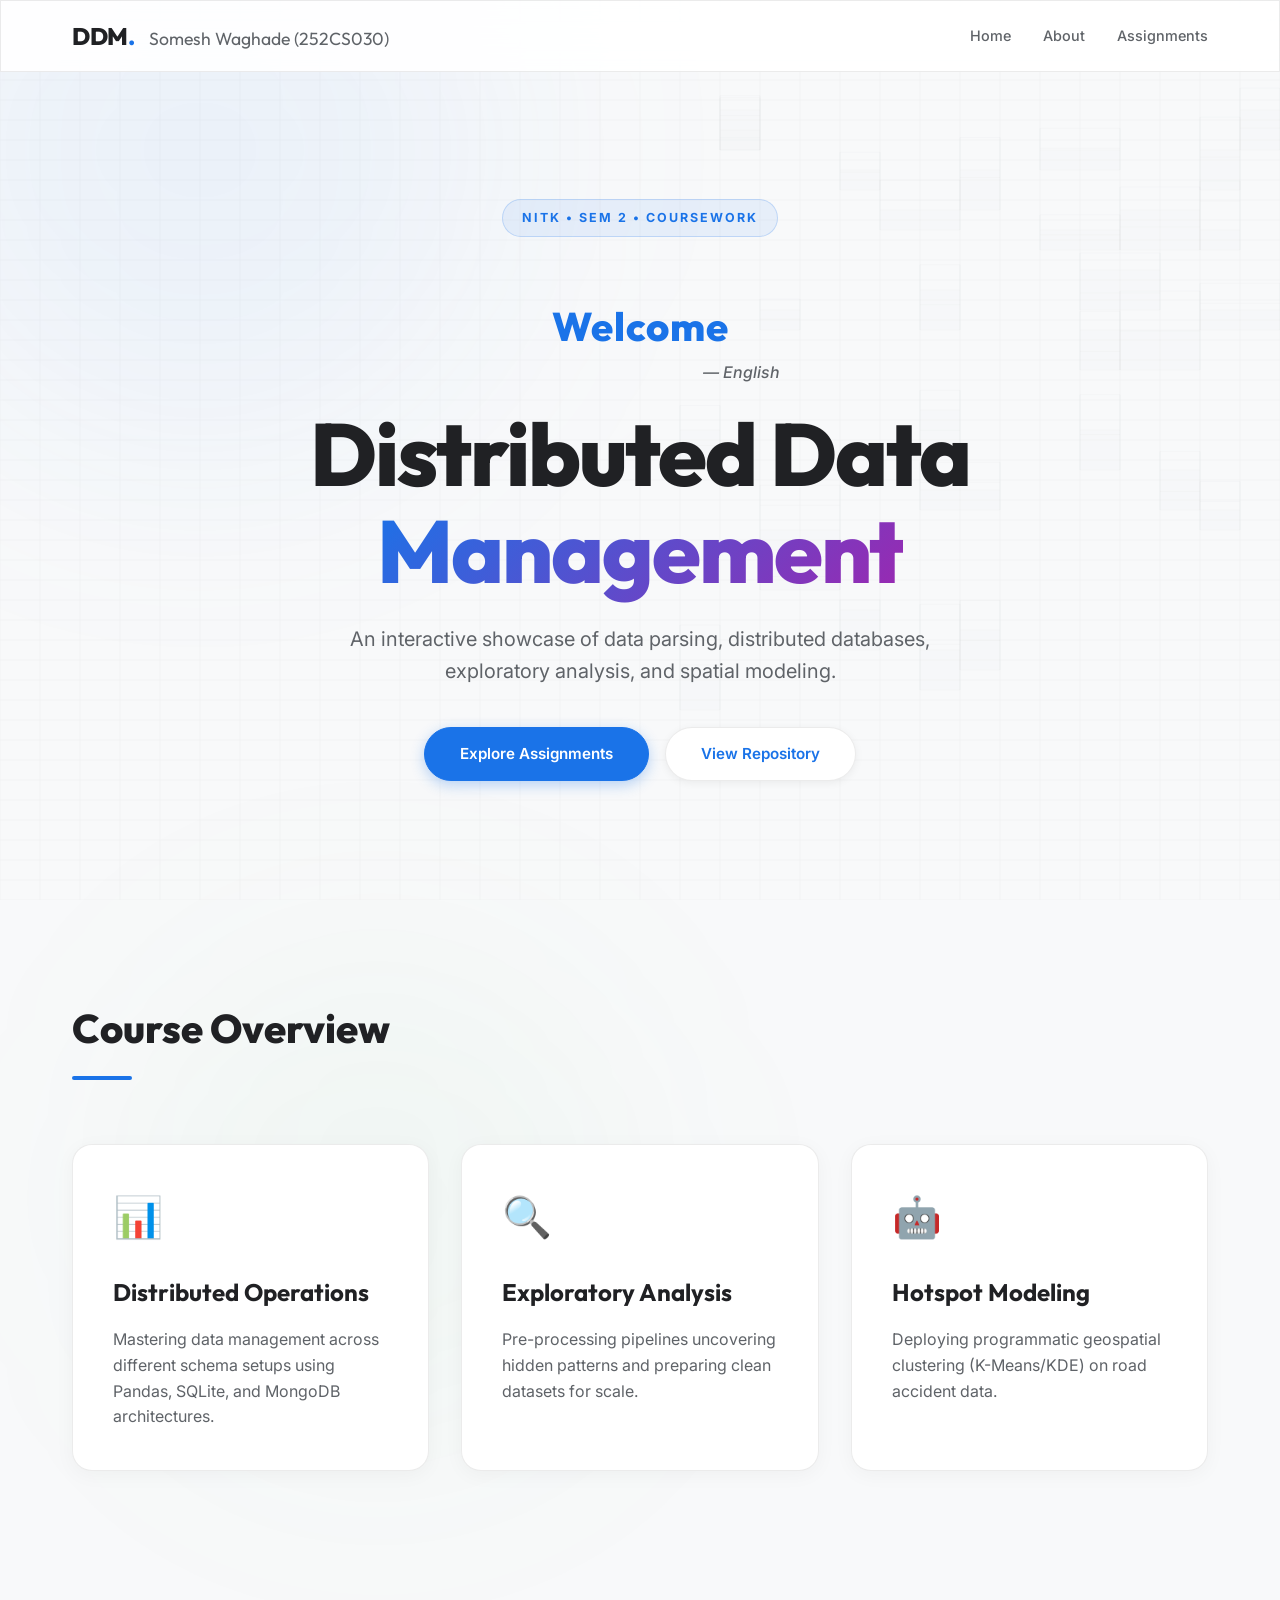
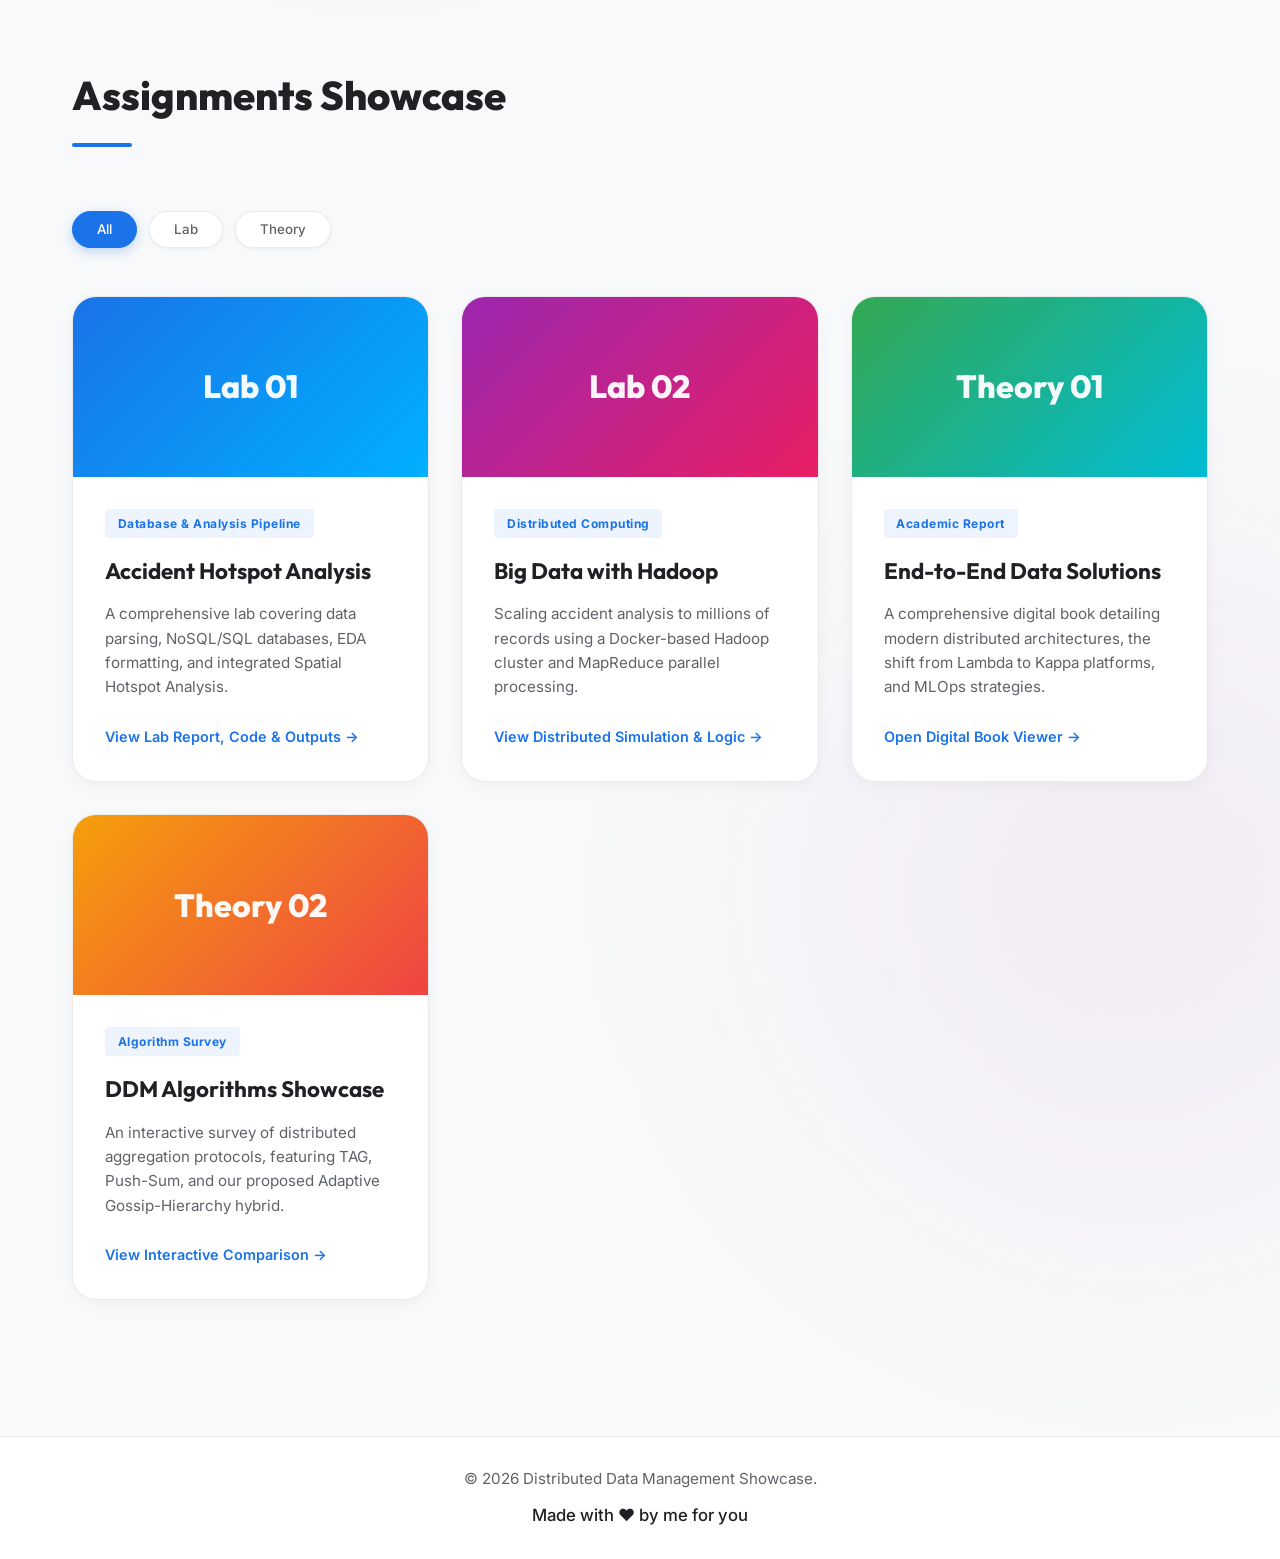
<file: index.html>
<!DOCTYPE html>
<html lang="en">

<head>
    <meta charset="UTF-8">
    <meta name="viewport" content="width=device-width, initial-scale=1.0">
    <title>Distributed Data Management | Showcase</title>
    <meta name="description"
        content="A premium interactive showcase of my Distributed Data Management (DDM) course assignments and projects.">
    <link rel="preconnect" href="https://fonts.googleapis.com">
    <link rel="preconnect" href="https://fonts.gstatic.com" crossorigin>
    <link
        href="https://fonts.googleapis.com/css2?family=Inter:wght@300;400;500&family=Outfit:wght@400;600;800&display=swap"
        rel="stylesheet">
    <link rel="stylesheet" href="style.css">
</head>

<body>
    <!-- Animated Background Elements -->
    <div class="bg-orb orb-1"></div>
    <div class="bg-orb orb-2"></div>
    <div class="bg-orb orb-3"></div>
    <canvas id="city-canvas"></canvas>

    <nav class="navbar glass">
        <div class="nav-content">
            <div class="logo" style="display:flex; align-items:baseline;">
                DDM<span>.</span>
                <span
                    style="font-size:1.1rem; font-weight:400; color:var(--text-muted); margin-left:15px; letter-spacing:0px; text-transform:none; font-family:var(--font-main);">Somesh
                    Waghade (252CS030)</span>
            </div>
            <ul class="nav-links">
                <li><a href="#home">Home</a></li>
                <li><a href="#about">About</a></li>
                <li><a href="#assignments">Assignments</a></li>
            </ul>
        </div>
    </nav>

    <header id="home" class="hero">
        <div class="hero-content">
            <div class="badge fade-up">NITK • SEM 2 • COURSEWORK</div>

            <div class="welcome-container fade-up delay-1"
                style="margin-top:20px; margin-bottom:15px; display:flex; justify-content:center; overflow:hidden; padding:5px;">
                <div id="welcome-slide-wrapper"
                    style="transition:transform 0.5s cubic-bezier(0.2, 0.8, 0.2, 1), opacity 0.5s ease-out; transform:translateY(0); opacity:1; display:flex; flex-direction:column; align-items:flex-end; min-width:280px;">
                    <div id="welcome-text"
                        style="font-family:var(--font-heading); font-size:2.5rem; font-weight:800; color:var(--primary); letter-spacing:1px; width:100%; text-align:center;">
                        Welcome</div>
                    <div id="welcome-lang"
                        style="font-family:var(--font-main); font-size:1rem; font-weight:500; color:var(--text-muted); font-style:italic; margin-top:2px;">
                        — English</div>
                </div>
            </div>

            <h1 class="fade-up delay-1" style="margin-top:10px;">Distributed Data<br><span
                    class="gradient-text">Management</span></h1>
            <p class="fade-up delay-2">An interactive showcase of data parsing, distributed databases, exploratory
                analysis, and spatial modeling.</p>
            <div class="hero-actions fade-up delay-3">
                <a href="#assignments" class="btn btn-primary">Explore Assignments</a>
                <a href="https://github.com/somesh-waghade/DDM_Showcase/" target="_blank" class="btn btn-outline">View
                    Repository</a>
            </div>
        </div>
    </header>

    <section id="about" class="about">
        <div class="section-header fade-up">
            <h2>Course Overview</h2>
            <div class="line"></div>
        </div>
        <div class="about-grid">
            <div class="about-card glass fade-up">
                <div class="icon">📊</div>
                <h3>Distributed Operations</h3>
                <p>Mastering data management across different schema setups using Pandas, SQLite, and MongoDB
                    architectures.</p>
            </div>
            <div class="about-card glass fade-up delay-1">
                <div class="icon">🔍</div>
                <h3>Exploratory Analysis</h3>
                <p>Pre-processing pipelines uncovering hidden patterns and preparing clean datasets for scale.</p>
            </div>
            <div class="about-card glass fade-up delay-2">
                <div class="icon">🤖</div>
                <h3>Hotspot Modeling</h3>
                <p>Deploying programmatic geospatial clustering (K-Means/KDE) on road accident data.</p>
            </div>
        </div>
    </section>

    <section id="assignments" class="assignments">
        <div class="section-header fade-up">
            <h2>Assignments Showcase</h2>
            <div class="line"></div>
        </div>

        <div class="filters fade-up">
            <button class="filter-btn active" data-filter="all">All</button>
            <button class="filter-btn" data-filter="lab">Lab</button>
            <button class="filter-btn" data-filter="theory">Theory</button>
        </div>

        <div class="assignments-grid">
            <!-- Lab 1 (Combined) -->
            <a href="lab1.html" class="assignment-card glass fade-up item" data-category="lab"
                style="text-decoration: none; color: inherit;">
                <div class="card-image bg-gradient-1">
                    <span>Lab 01</span>
                </div>
                <div class="card-content">
                    <span class="tag">Database & Analysis Pipeline</span>
                    <h3>Accident Hotspot Analysis</h3>
                    <p>A comprehensive lab covering data parsing, NoSQL/SQL databases, EDA formatting, and integrated
                        Spatial Hotspot Analysis.</p>
                    <div style="margin-top:auto;"><button class="read-more">View Lab Report, Code & Outputs →</button>
                    </div>
                </div>
            </a>

            <!-- Lab 2 (Hadoop MapReduce) -->
            <a href="lab2.html" class="assignment-card glass fade-up item" data-category="lab"
                style="text-decoration: none; color: inherit;">
                <div class="card-image bg-gradient-2">
                    <span>Lab 02</span>
                </div>
                <div class="card-content">
                    <span class="tag">Distributed Computing</span>
                    <h3>Big Data with Hadoop</h3>
                    <p>Scaling accident analysis to millions of records using a Docker-based Hadoop cluster and MapReduce parallel processing.</p>
                    <div style="margin-top:auto;"><button class="read-more">View Distributed Simulation & Logic →</button>
                    </div>
                </div>
            </a>

            <!-- Theory Assignment 1 -->
            <a href="theory1.html" class="assignment-card glass fade-up item" data-category="theory"
                style="text-decoration: none; color: inherit;">
                <div class="card-image bg-gradient-4">
                    <span>Theory 01</span>
                </div>
                <div class="card-content">
                    <span class="tag">Academic Report</span>
                    <h3>End-to-End Data Solutions</h3>
                    <p>A comprehensive digital book detailing modern distributed architectures, the shift from Lambda to
                        Kappa platforms, and MLOps strategies.</p>
                    <div style="margin-top:auto;"><button class="read-more">Open Digital Book Viewer →</button></div>
                </div>
            </a>

            <!-- Theory Assignment 2 -->
            <a href="theory2.html" class="assignment-card glass fade-up item" data-category="theory"
                style="text-decoration: none; color: inherit;">
                <div class="card-image bg-gradient-3">
                    <span>Theory 02</span>
                </div>
                <div class="card-content">
                    <span class="tag">Algorithm Survey</span>
                    <h3>DDM Algorithms Showcase</h3>
                    <p>An interactive survey of distributed aggregation protocols, featuring TAG, Push-Sum, and our proposed Adaptive Gossip-Hierarchy hybrid.</p>
                    <div style="margin-top:auto;"><button class="read-more">View Interactive Comparison →</button></div>
                </div>
            </a>
        </div>
    </section>

    <footer class="glass footer"
        style="text-align:center; padding:30px 20px; border-top:1px solid var(--glass-border); margin-top:40px;">
        <p style="color:var(--text-muted); font-size:0.95rem;">&copy; 2026 Distributed Data Management Showcase.</p>
        <p style="margin-top:10px; font-weight:500; font-size:1.05rem; color:var(--text-main);">Made with ❤️ by me for
            you</p>
    </footer>

    <script src="script.js"></script>
</body>

</html>
</file>
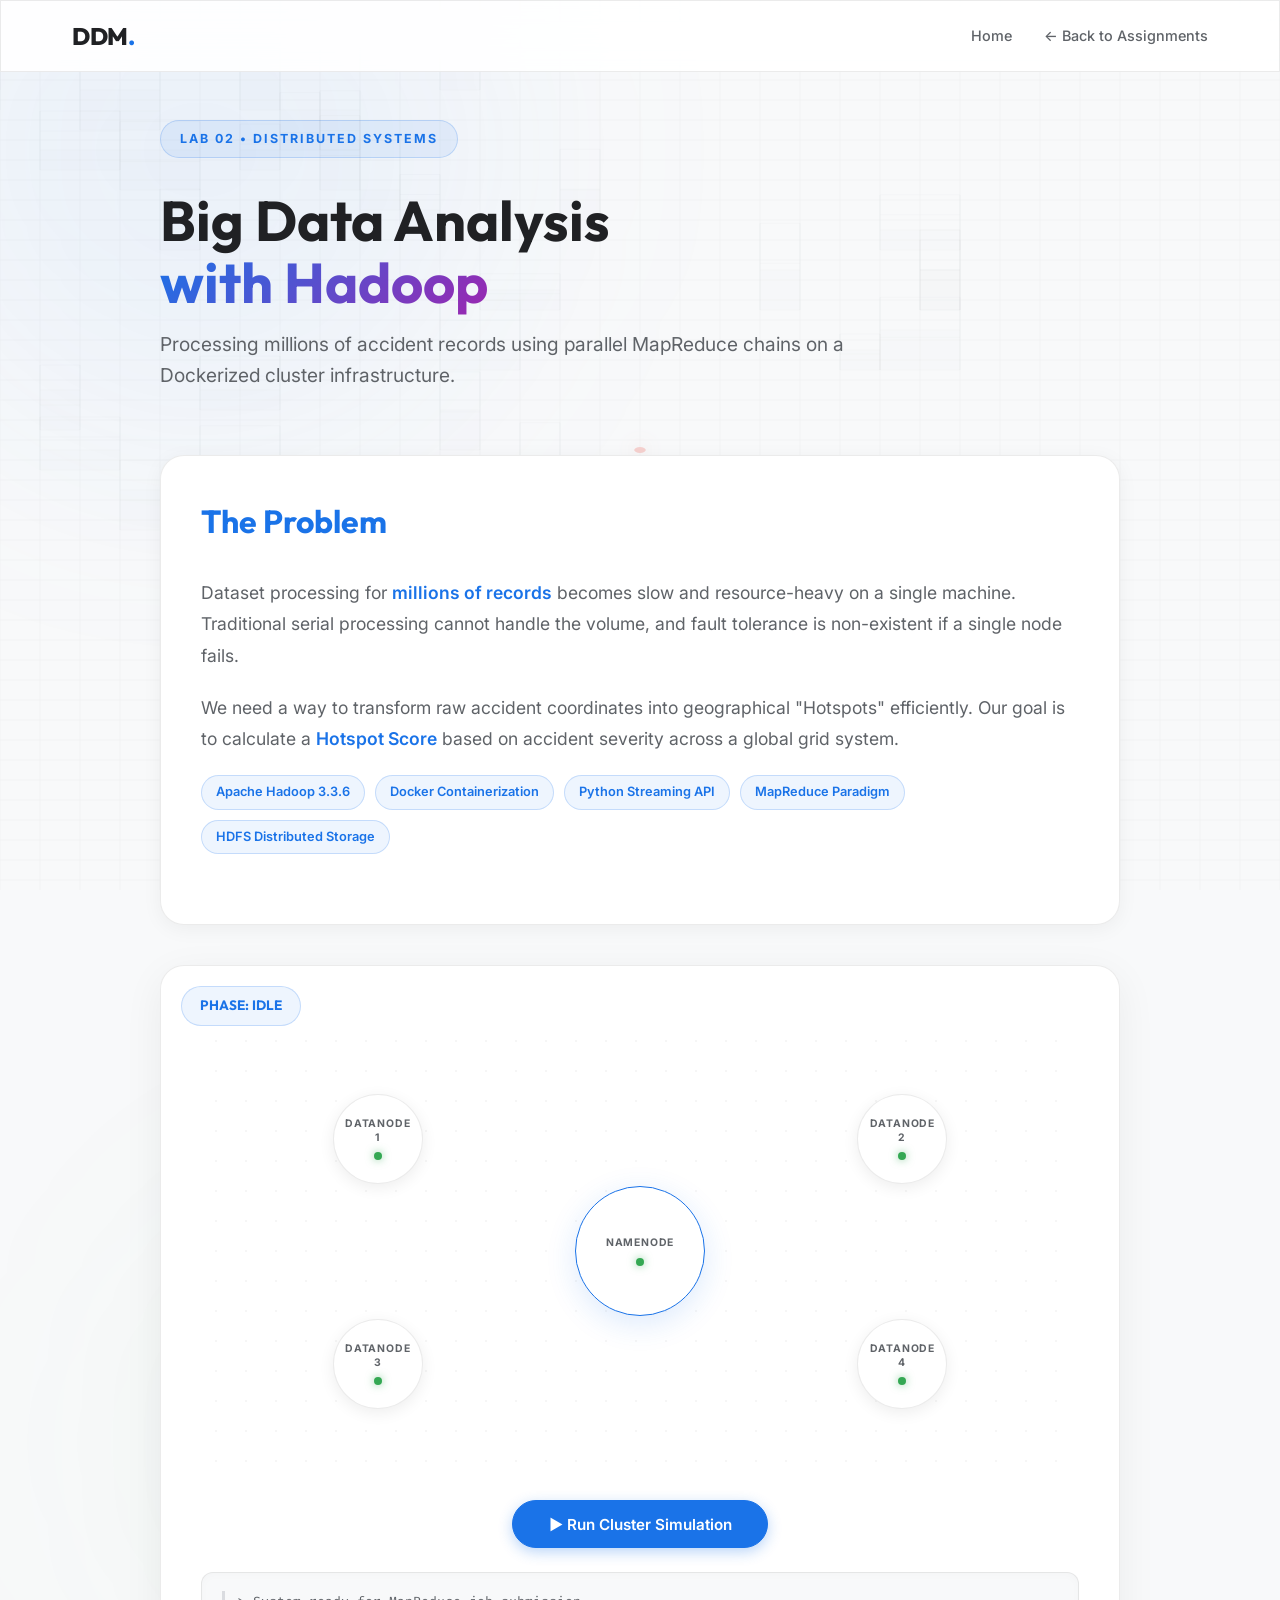
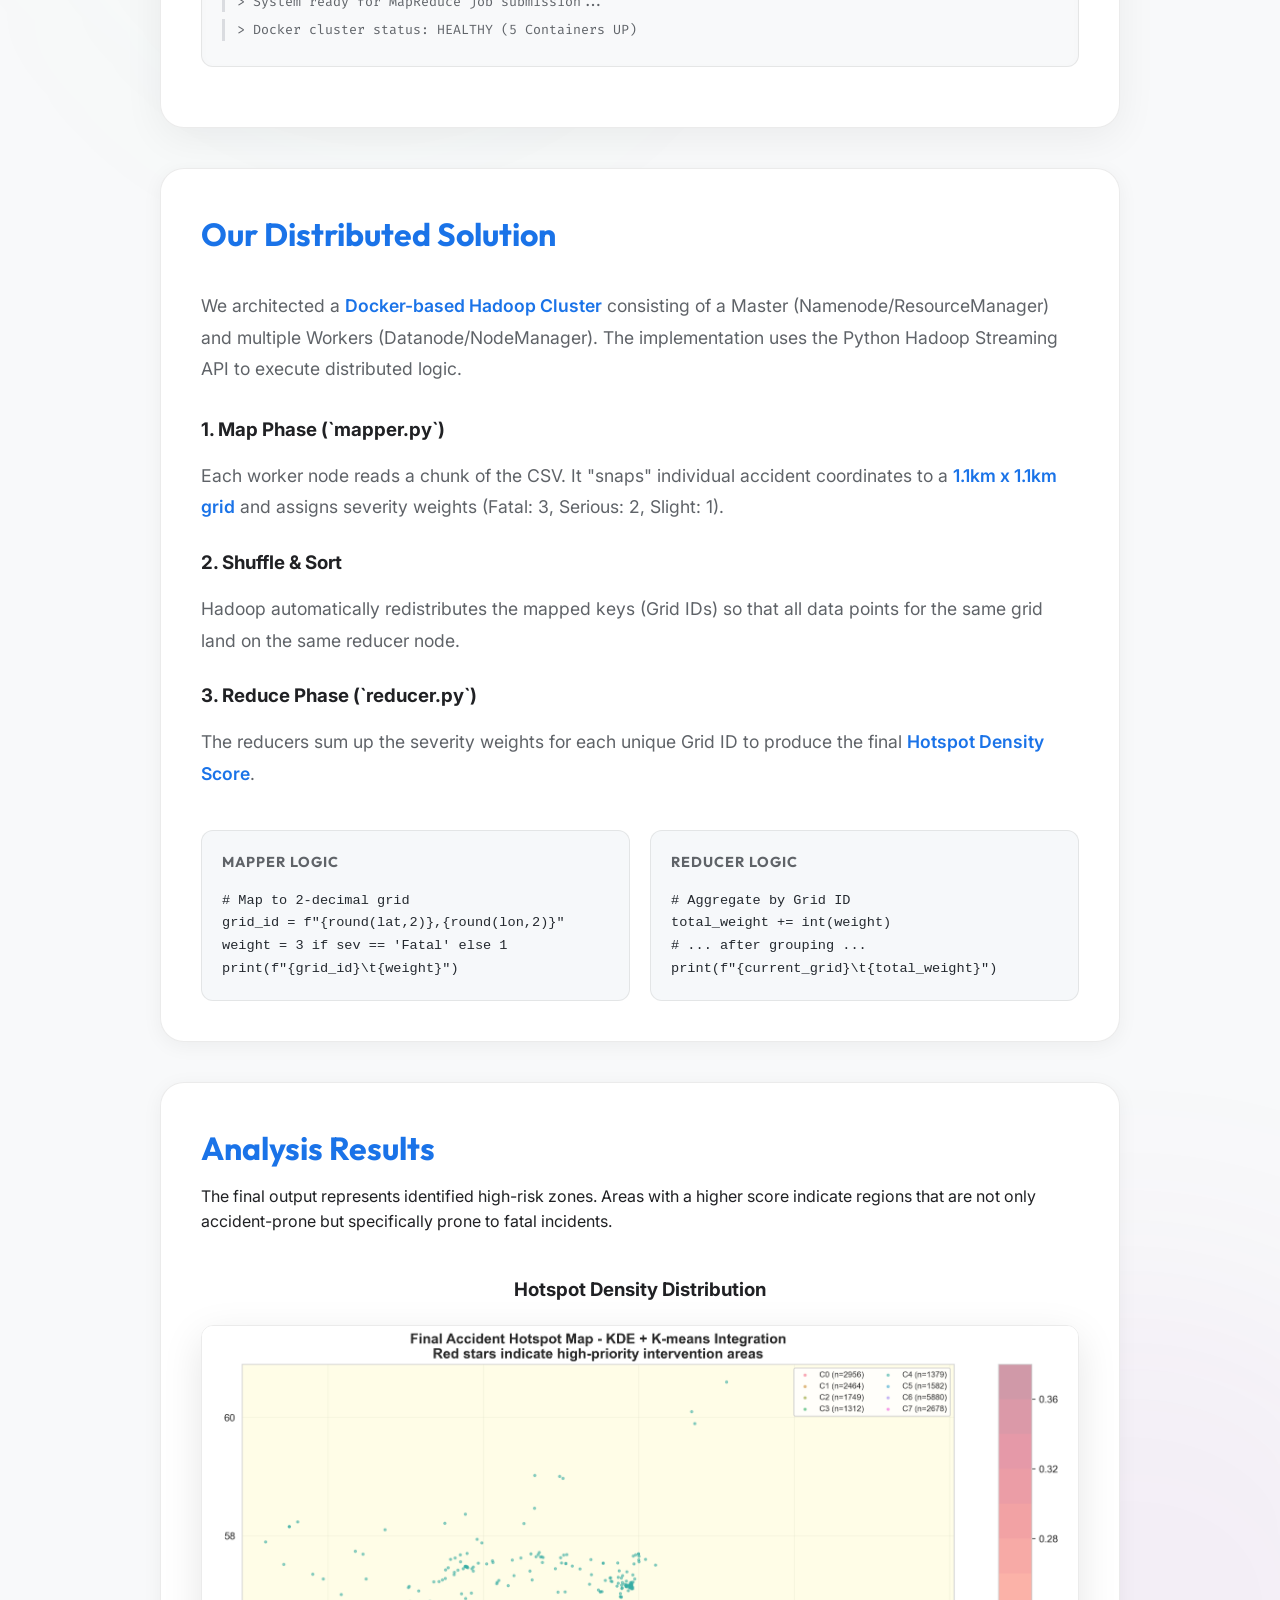
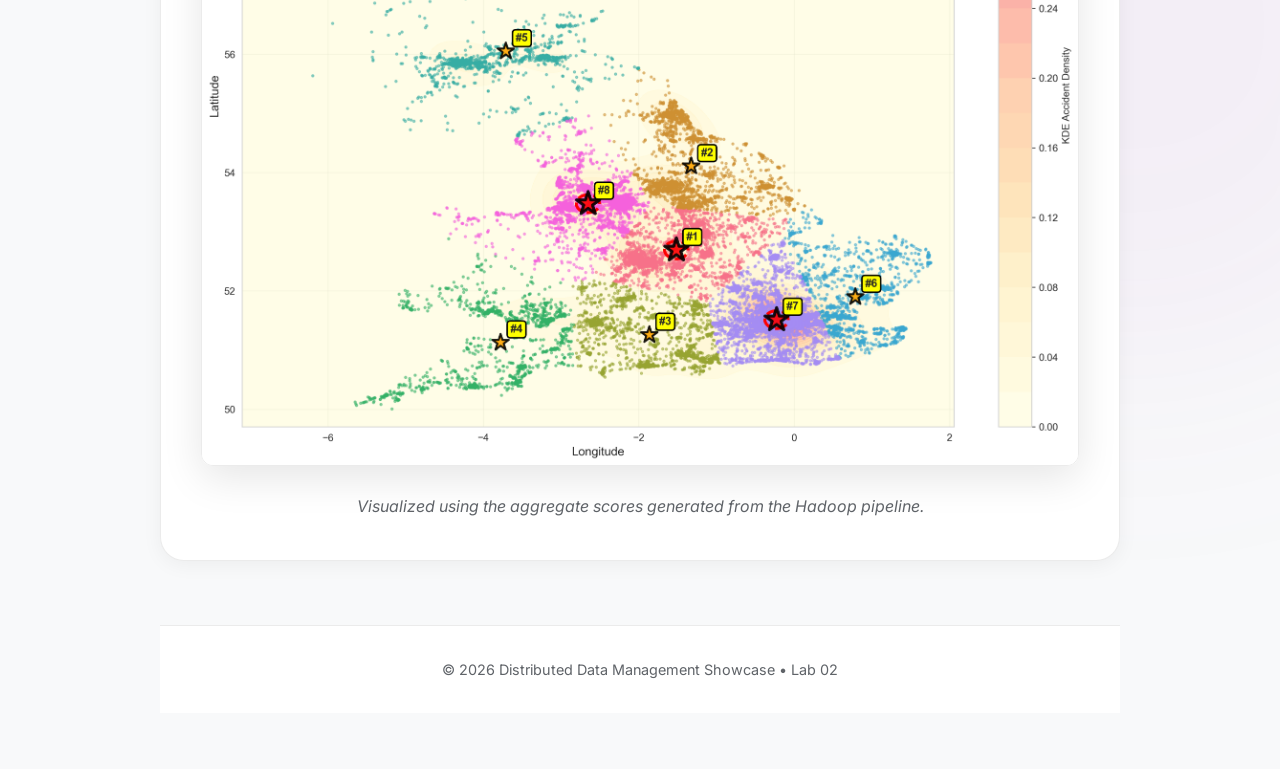
<file: lab2.html>
<!DOCTYPE html>
<html lang="en">

<head>
    <meta charset="UTF-8">
    <meta name="viewport" content="width=device-width, initial-scale=1.0">
    <title>Lab 02: Hadoop MapReduce | DDM</title>
    <meta name="description" content="Distributed data processing using Hadoop MapReduce on a Docker cluster.">
    <link rel="preconnect" href="https://fonts.googleapis.com">
    <link rel="preconnect" href="https://fonts.gstatic.com" crossorigin>
    <link href="https://fonts.googleapis.com/css2?family=Inter:wght@300;400;500&family=Outfit:wght@400;600;800&family=Fira+Code&display=swap" rel="stylesheet">
    <link rel="stylesheet" href="style.css">
    <style>
        .page-container { max-width: 1000px; margin: 0 auto; padding: 120px 20px 60px; position: relative; z-index: 1; }
        .glass-panel { padding: 40px; border-radius: 24px; background: #ffffff; border: 1px solid var(--glass-border); box-shadow: 0 4px 20px rgba(0,0,0,0.05); margin-bottom: 40px; }
        .problem-header { margin-bottom: 30px; }
        .problem-header h2 { font-family: var(--font-heading); font-size: 2rem; color: var(--primary); margin-bottom: 10px; }
        .problem-content p { color: var(--text-muted); font-size: 1.1rem; line-height: 1.8; margin-bottom: 20px; }

        .tech-stack { display: flex; gap: 10px; flex-wrap: wrap; margin-bottom: 30px; }
        .tech-tag { padding: 6px 14px; background: rgba(26, 115, 232, 0.07); border: 1px solid rgba(26,115,232,0.2); border-radius: 50px; font-size: 0.8rem; font-weight: 600; color: var(--primary); }

        .code-grid { display: grid; grid-template-columns: 1fr 1fr; gap: 20px; margin-top: 40px; }
        .code-block { background: #f6f8fa; border-radius: 12px; padding: 20px; border: 1px solid var(--glass-border); position: relative; }
        .code-block h4 { font-family: var(--font-heading); font-size: 0.9rem; color: var(--text-muted); margin-bottom: 15px; text-transform: uppercase; letter-spacing: 1px; }
        .code-block pre { margin: 0; font-family: 'Fira Code', monospace; font-size: 0.85rem; color: #24292f; overflow-x: auto; }

        .result-img-container { margin-top: 40px; text-align: center; }
        .result-img-container img { max-width: 100%; border-radius: 12px; border: 1px solid var(--glass-border); box-shadow: 0 12px 40px rgba(0,0,0,0.1); }

        .highlight { color: var(--primary); font-weight: 600; }
    </style>
</head>

<body>
    <div class="bg-orb orb-1"></div>
    <div class="bg-orb orb-2"></div>
    <div class="bg-orb orb-3"></div>
    <canvas id="city-canvas"></canvas>

    <nav class="navbar glass">
        <div class="nav-content">
            <div class="logo">DDM<span>.</span></div>
            <ul class="nav-links">
                <li><a href="index.html#home">Home</a></li>
                <li><a href="index.html#assignments">← Back to Assignments</a></li>
            </ul>
        </div>
    </nav>

    <div class="page-container">
        <header class="section-header fade-up">
            <div class="badge">LAB 02 • DISTRIBUTED SYSTEMS</div>
            <h1 style="font-family: var(--font-heading); font-size: 3.5rem; line-height: 1.1; margin-bottom: 1rem;">Big Data Analysis<br><span class="gradient-text">with Hadoop</span></h1>
            <p style="color: var(--text-muted); font-size: 1.2rem; max-width: 700px;">Processing millions of accident records using parallel MapReduce chains on a Dockerized cluster infrastructure.</p>
        </header>

        <section class="glass-panel fade-up delay-1">
            <div class="problem-header">
                <h2>The Problem</h2>
            </div>
            <div class="problem-content">
                <p>Dataset processing for <span class="highlight">millions of records</span> becomes slow and resource-heavy on a single machine. Traditional serial processing cannot handle the volume, and fault tolerance is non-existent if a single node fails.</p>
                <p>We need a way to transform raw accident coordinates into geographical "Hotspots" efficiently. Our goal is to calculate a <span class="highlight">Hotspot Score</span> based on accident severity across a global grid system.</p>
            </div>
            <div class="tech-stack">
                <div class="tech-tag">Apache Hadoop 3.3.6</div>
                <div class="tech-tag">Docker Containerization</div>
                <div class="tech-tag">Python Streaming API</div>
                <div class="tech-tag">MapReduce Paradigm</div>
                <div class="tech-tag">HDFS Distributed Storage</div>
            </div>
        </section>

        <section id="hadoop-cluster-sim" class="hadoop-section fade-up">
            <div class="phase-indicator">PHASE: IDLE</div>
            <div class="cluster-container">
                <div class="connection-grid"></div>
                <div class="cluster-nodes">
                    <!-- Master Node -->
                    <div class="node master">
                        <span>NameNode</span>
                        <div class="status"></div>
                    </div>
                    <!-- Workers -->
                    <div class="node worker worker-1">
                        <span>DataNode 1</span>
                        <div class="status"></div>
                    </div>
                    <div class="node worker worker-2">
                        <span>DataNode 2</span>
                        <div class="status"></div>
                    </div>
                    <div class="node worker worker-3">
                        <span>DataNode 3</span>
                        <div class="status"></div>
                    </div>
                    <div class="node worker worker-4">
                        <span>DataNode 4</span>
                        <div class="status"></div>
                    </div>
                </div>
            </div>
            
            <div class="sim-controls">
                <button class="btn btn-primary" onclick="runHadoopSimulation()">▶ Run Cluster Simulation</button>
            </div>

            <div class="sim-log">
                <p>> System ready for MapReduce job submission...</p>
                <p>> Docker cluster status: HEALTHY (5 Containers UP)</p>
            </div>
        </section>

        <section class="glass-panel fade-up">
            <div class="problem-header">
                <h2>Our Distributed Solution</h2>
            </div>
            <div class="problem-content">
                <p>We architected a <span class="highlight">Docker-based Hadoop Cluster</span> consisting of a Master (Namenode/ResourceManager) and multiple Workers (Datanode/NodeManager). The implementation uses the Python Hadoop Streaming API to execute distributed logic.</p>
                
                <div style="margin-top: 30px;">
                    <h3 style="color: var(--text-main); margin-bottom: 15px;">1. Map Phase (`mapper.py`)</h3>
                    <p>Each worker node reads a chunk of the CSV. It "snaps" individual accident coordinates to a <span class="highlight">1.1km x 1.1km grid</span> and assigns severity weights (Fatal: 3, Serious: 2, Slight: 1).</p>
                    
                    <h3 style="color: var(--text-main); margin-bottom: 15px; margin-top: 25px;">2. Shuffle & Sort</h3>
                    <p>Hadoop automatically redistributes the mapped keys (Grid IDs) so that all data points for the same grid land on the same reducer node.</p>

                    <h3 style="color: var(--text-main); margin-bottom: 15px; margin-top: 25px;">3. Reduce Phase (`reducer.py`)</h3>
                    <p>The reducers sum up the severity weights for each unique Grid ID to produce the final <span class="highlight">Hotspot Density Score</span>.</p>
                </div>

                <div class="code-grid">
                    <div class="code-block">
                        <h4>Mapper Logic</h4>
                        <pre><code># Map to 2-decimal grid
grid_id = f"{round(lat,2)},{round(lon,2)}"
weight = 3 if sev == 'Fatal' else 1
print(f"{grid_id}\t{weight}")</code></pre>
                    </div>
                    <div class="code-block">
                        <h4>Reducer Logic</h4>
                        <pre><code># Aggregate by Grid ID
total_weight += int(weight)
# ... after grouping ...
print(f"{current_grid}\t{total_weight}")</code></pre>
                    </div>
                </div>
            </div>
        </section>

        <section class="glass-panel fade-up">
            <div class="problem-header">
                <h2>Analysis Results</h2>
                <p>The final output represents identified high-risk zones. Areas with a higher score indicate regions that are not only accident-prone but specifically prone to fatal incidents.</p>
            </div>
            
            <div class="result-img-container">
                <h3 style="color: var(--text-main); margin-bottom: 20px;">Hotspot Density Distribution</h3>
                <img src="./assets/lab2part2_final_hotspot_map.png" alt="Accident Hotspot Result Map">
                <p style="margin-top: 20px; font-style: italic; color: var(--text-muted);">Visualized using the aggregate scores generated from the Hadoop pipeline.</p>
            </div>
        </section>

        <footer class="footer">
            <p>&copy; 2026 Distributed Data Management Showcase • Lab 02</p>
        </footer>
    </div>

    <script src="script.js"></script>
</body>

</html>
</file>
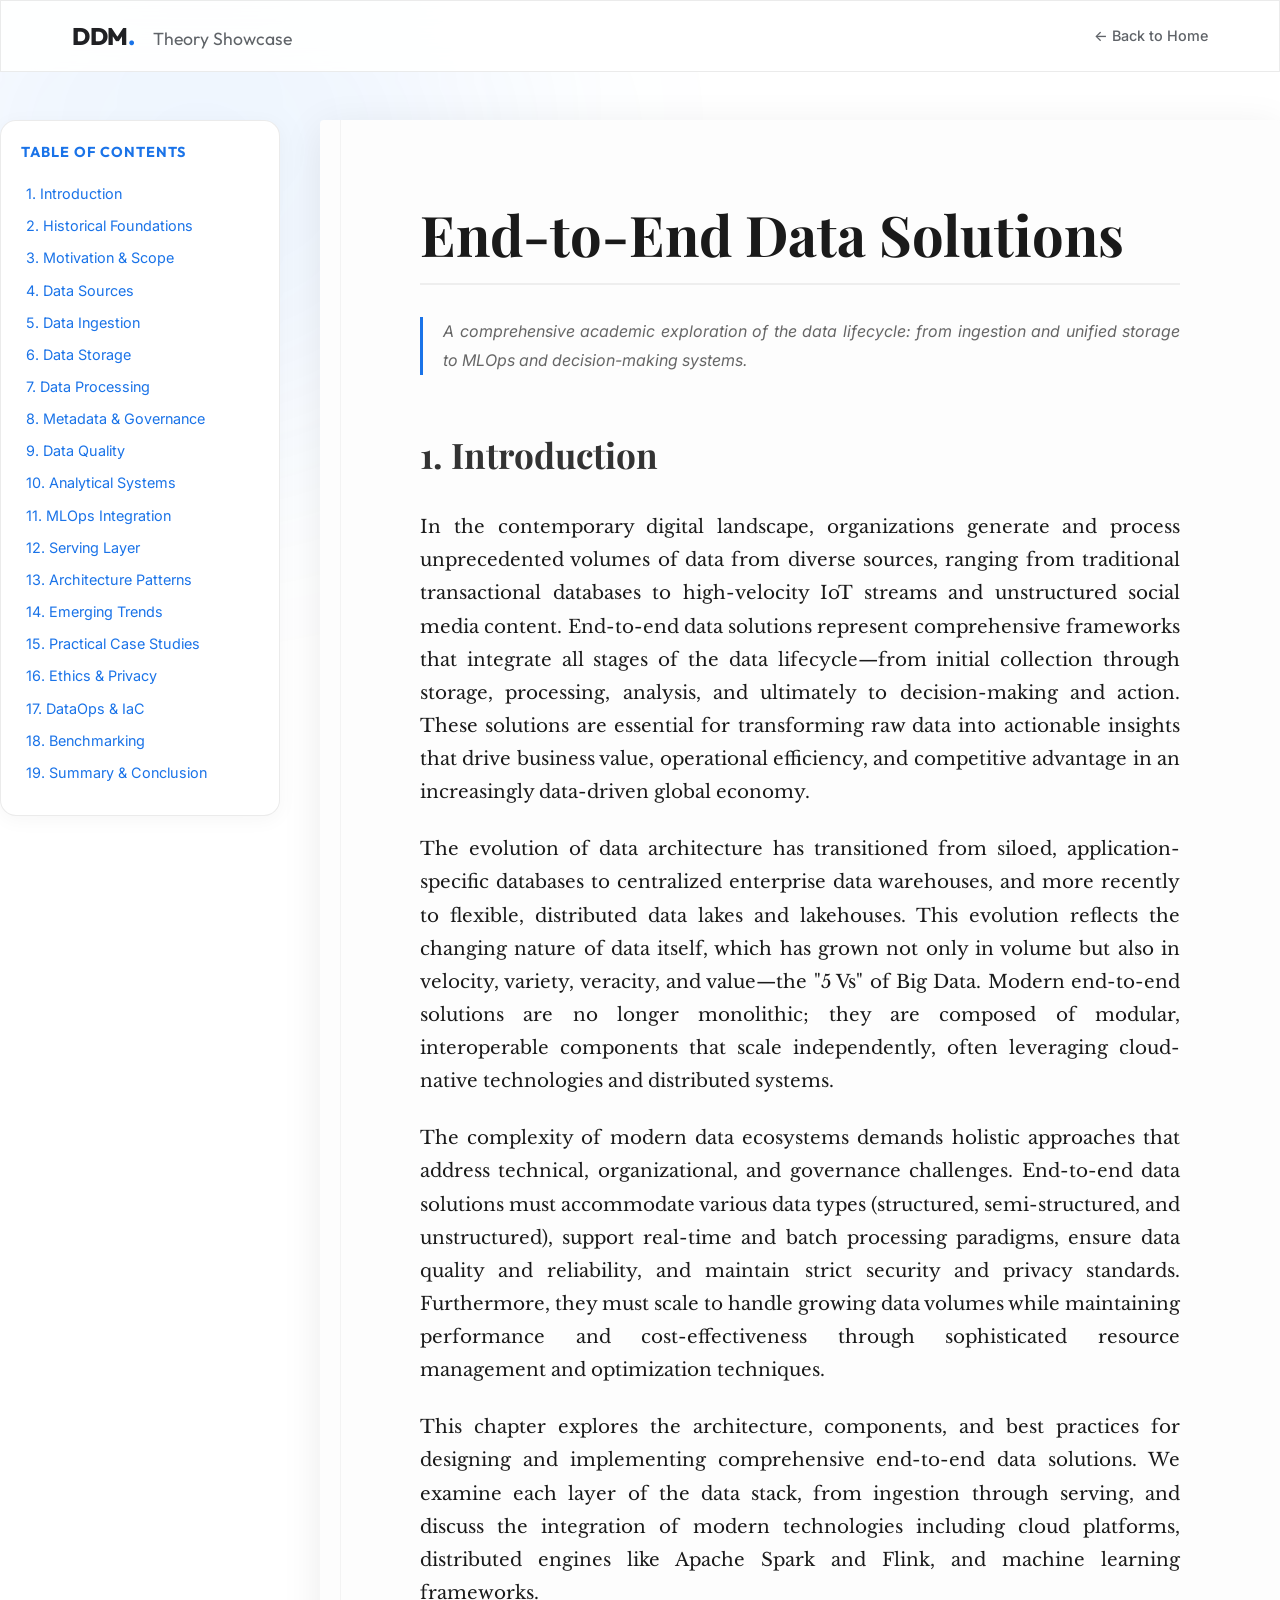
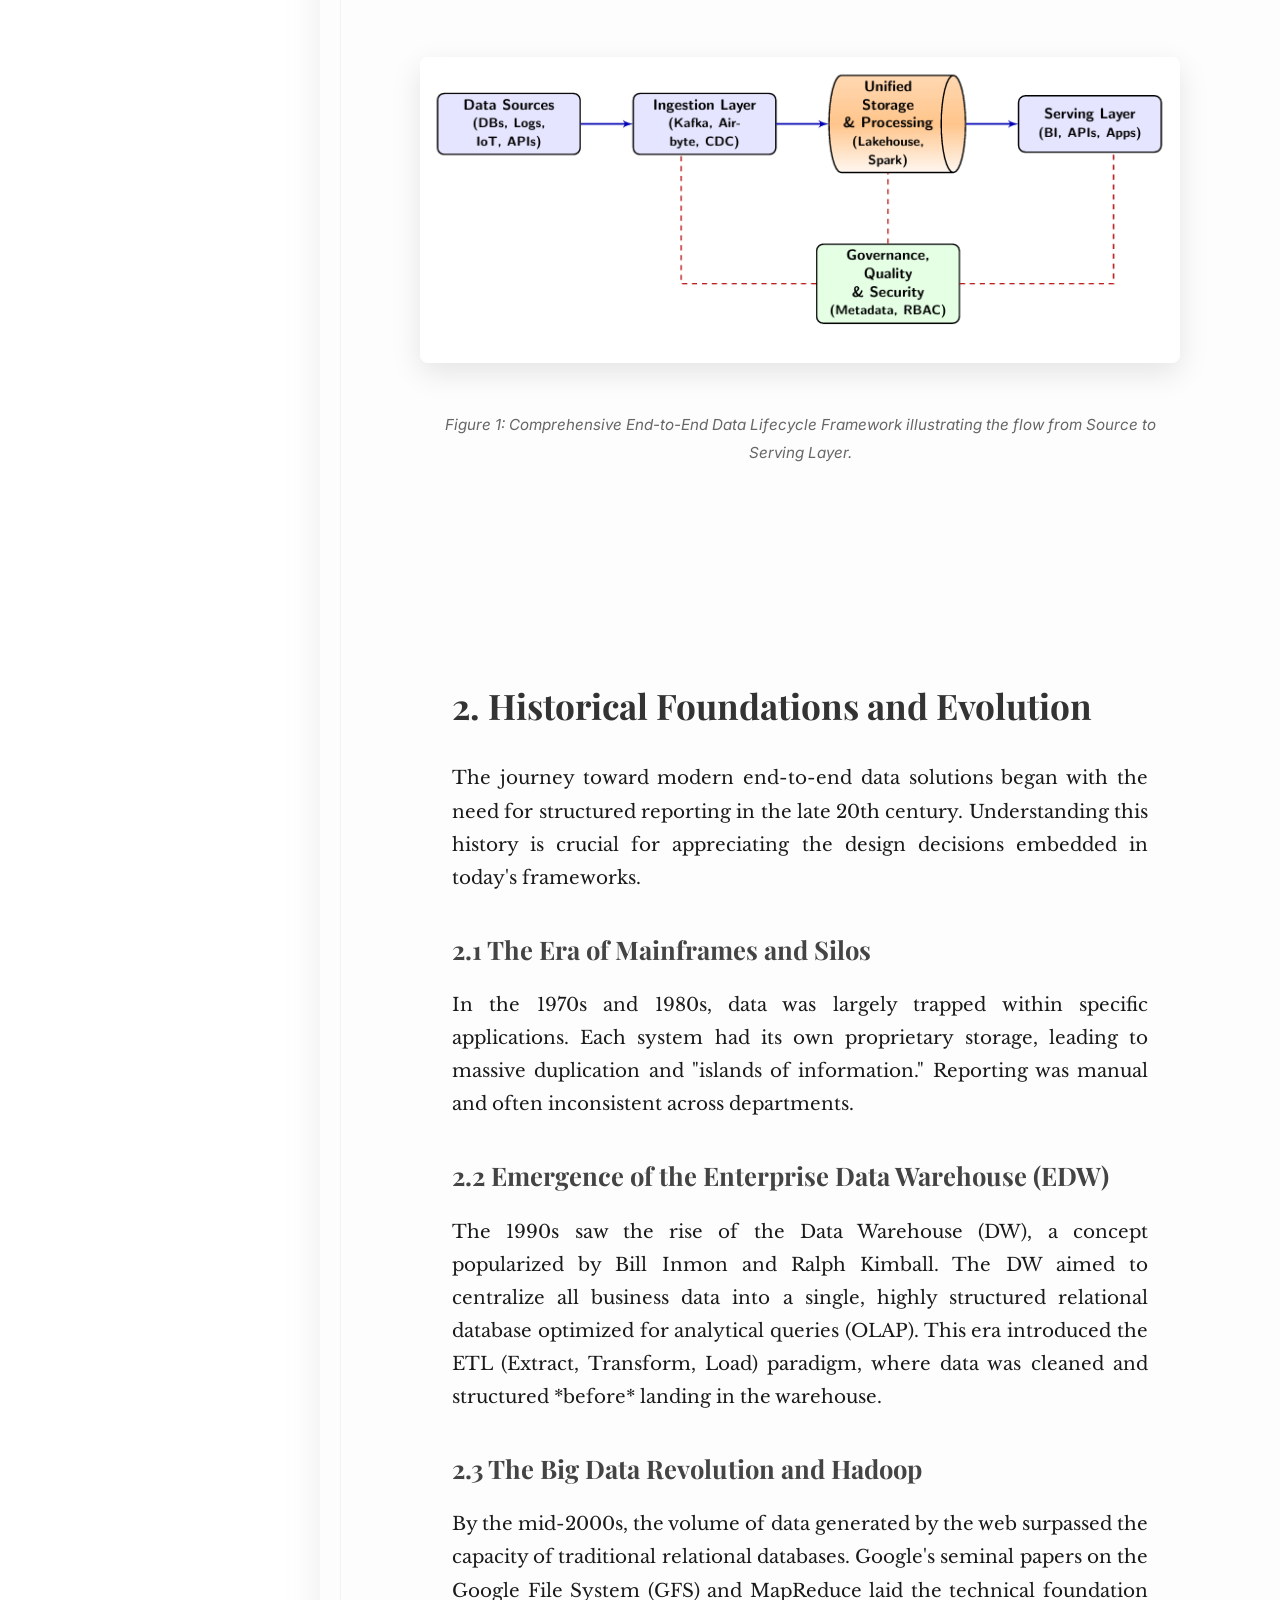
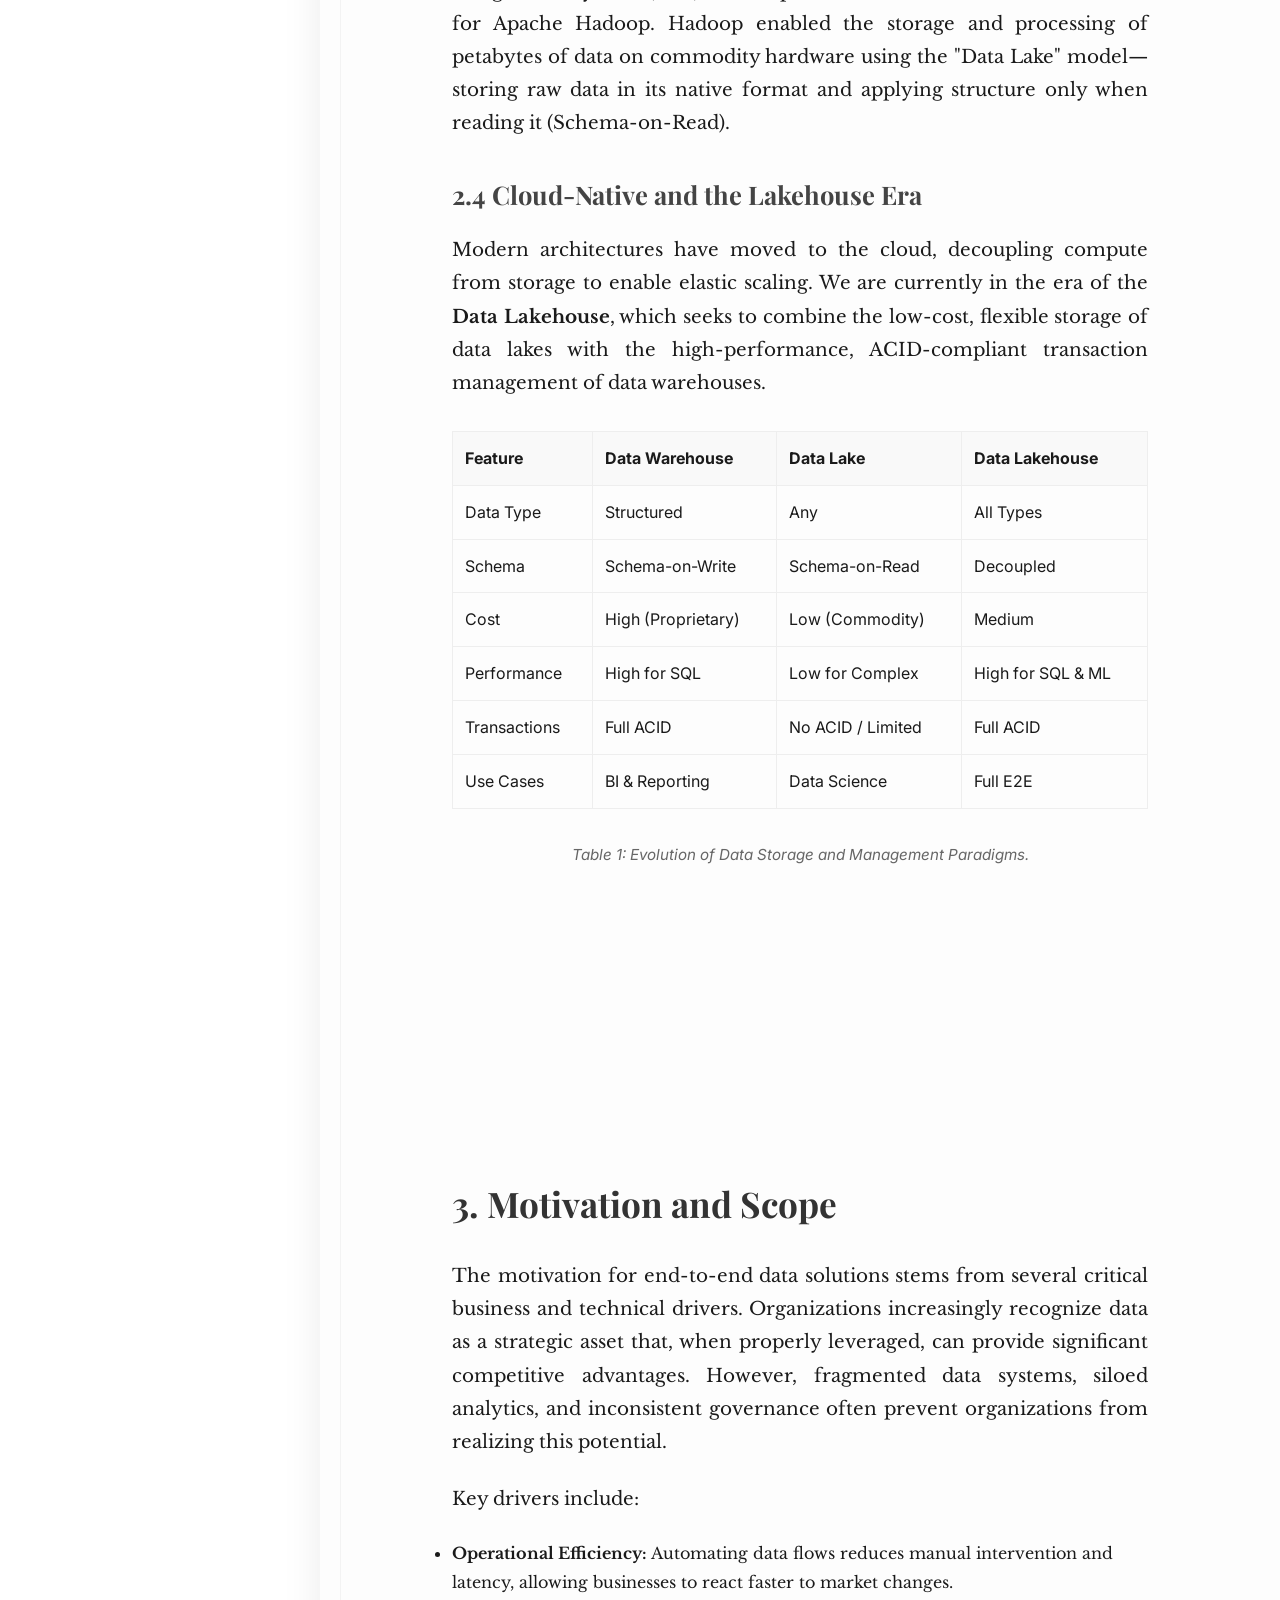
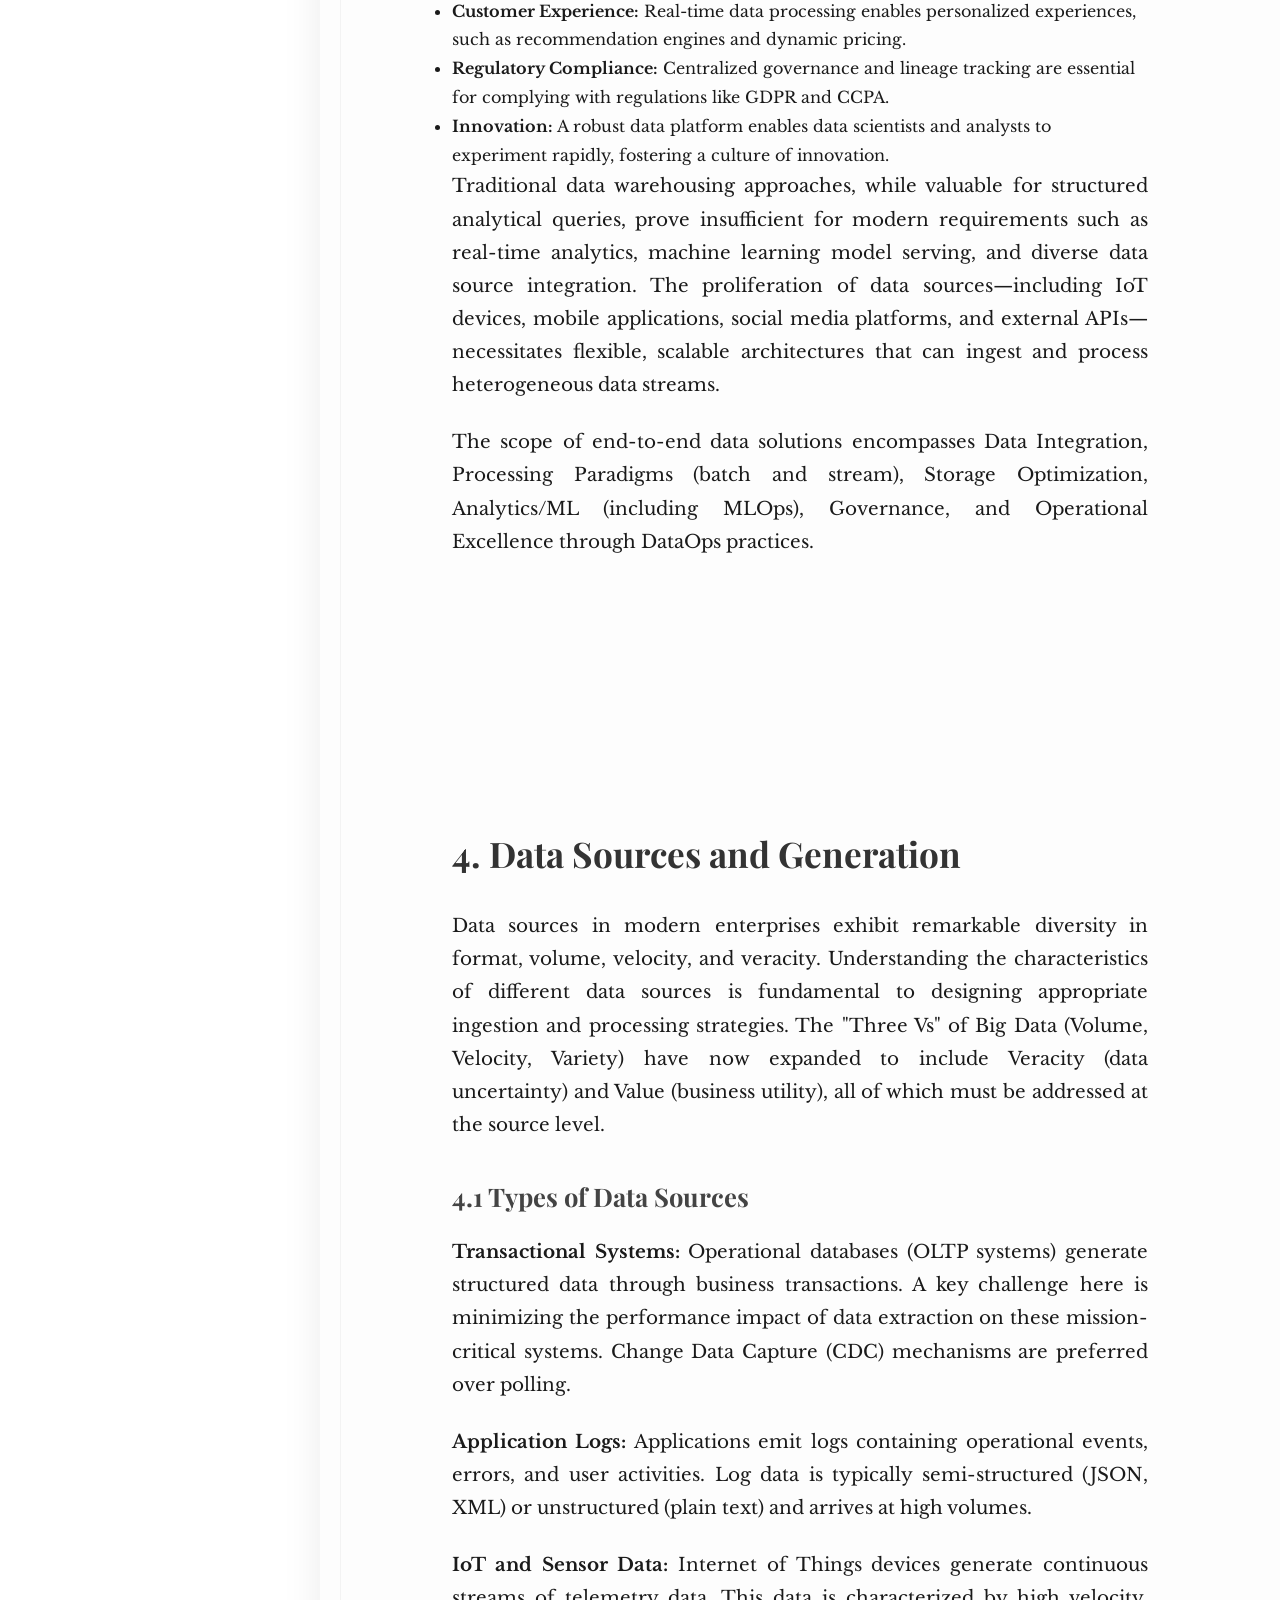
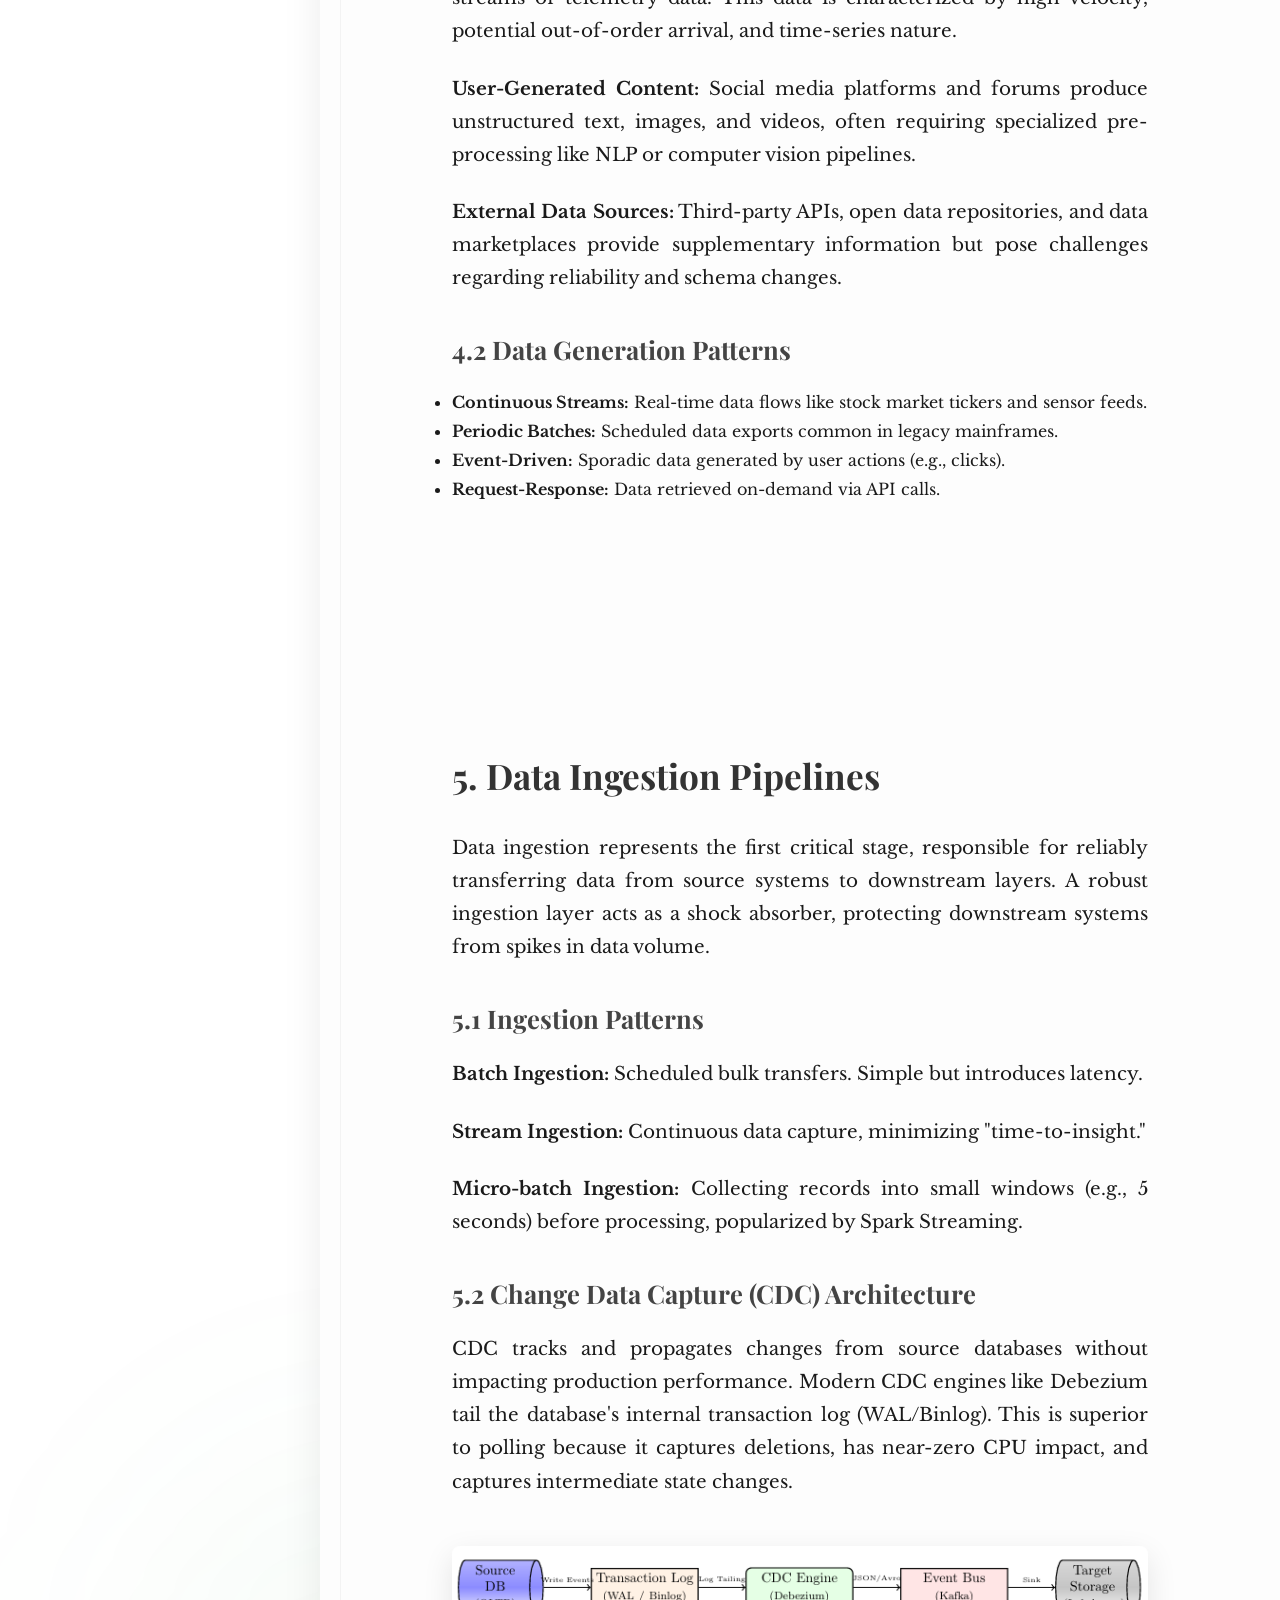
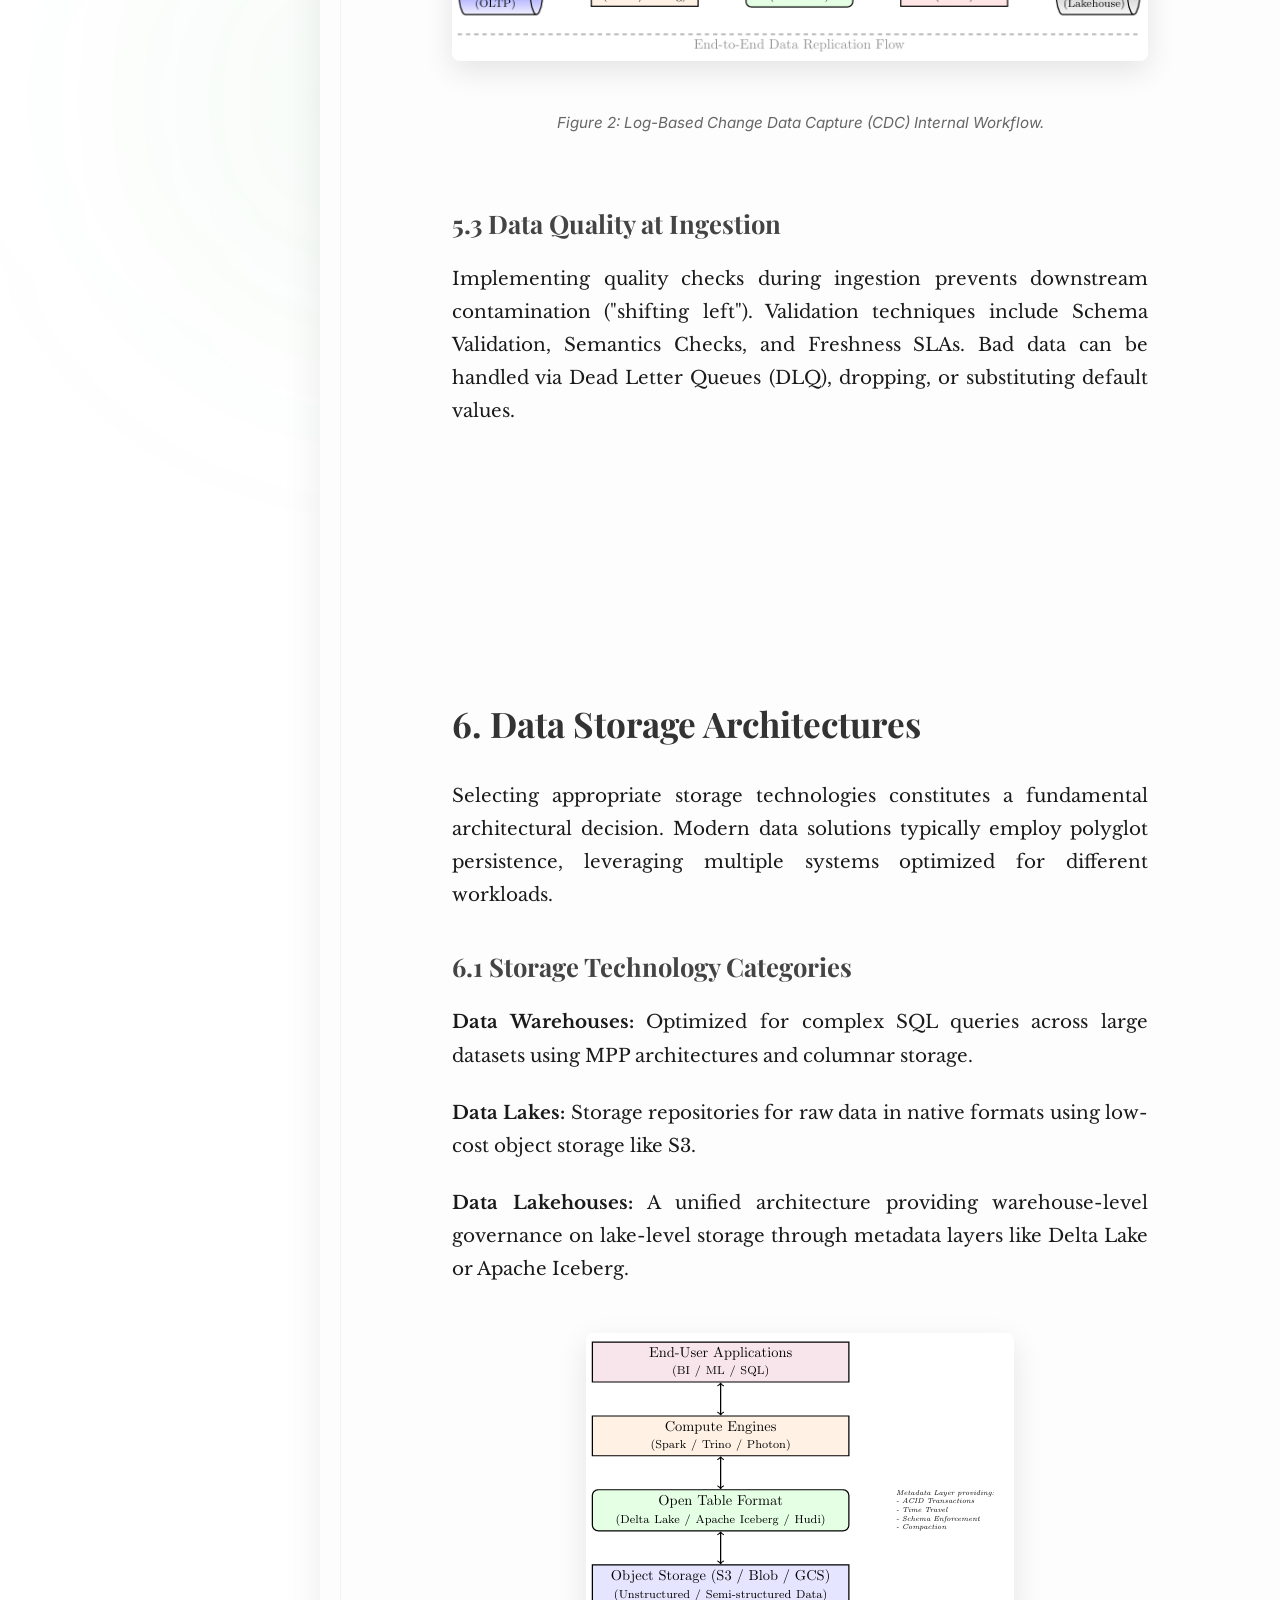
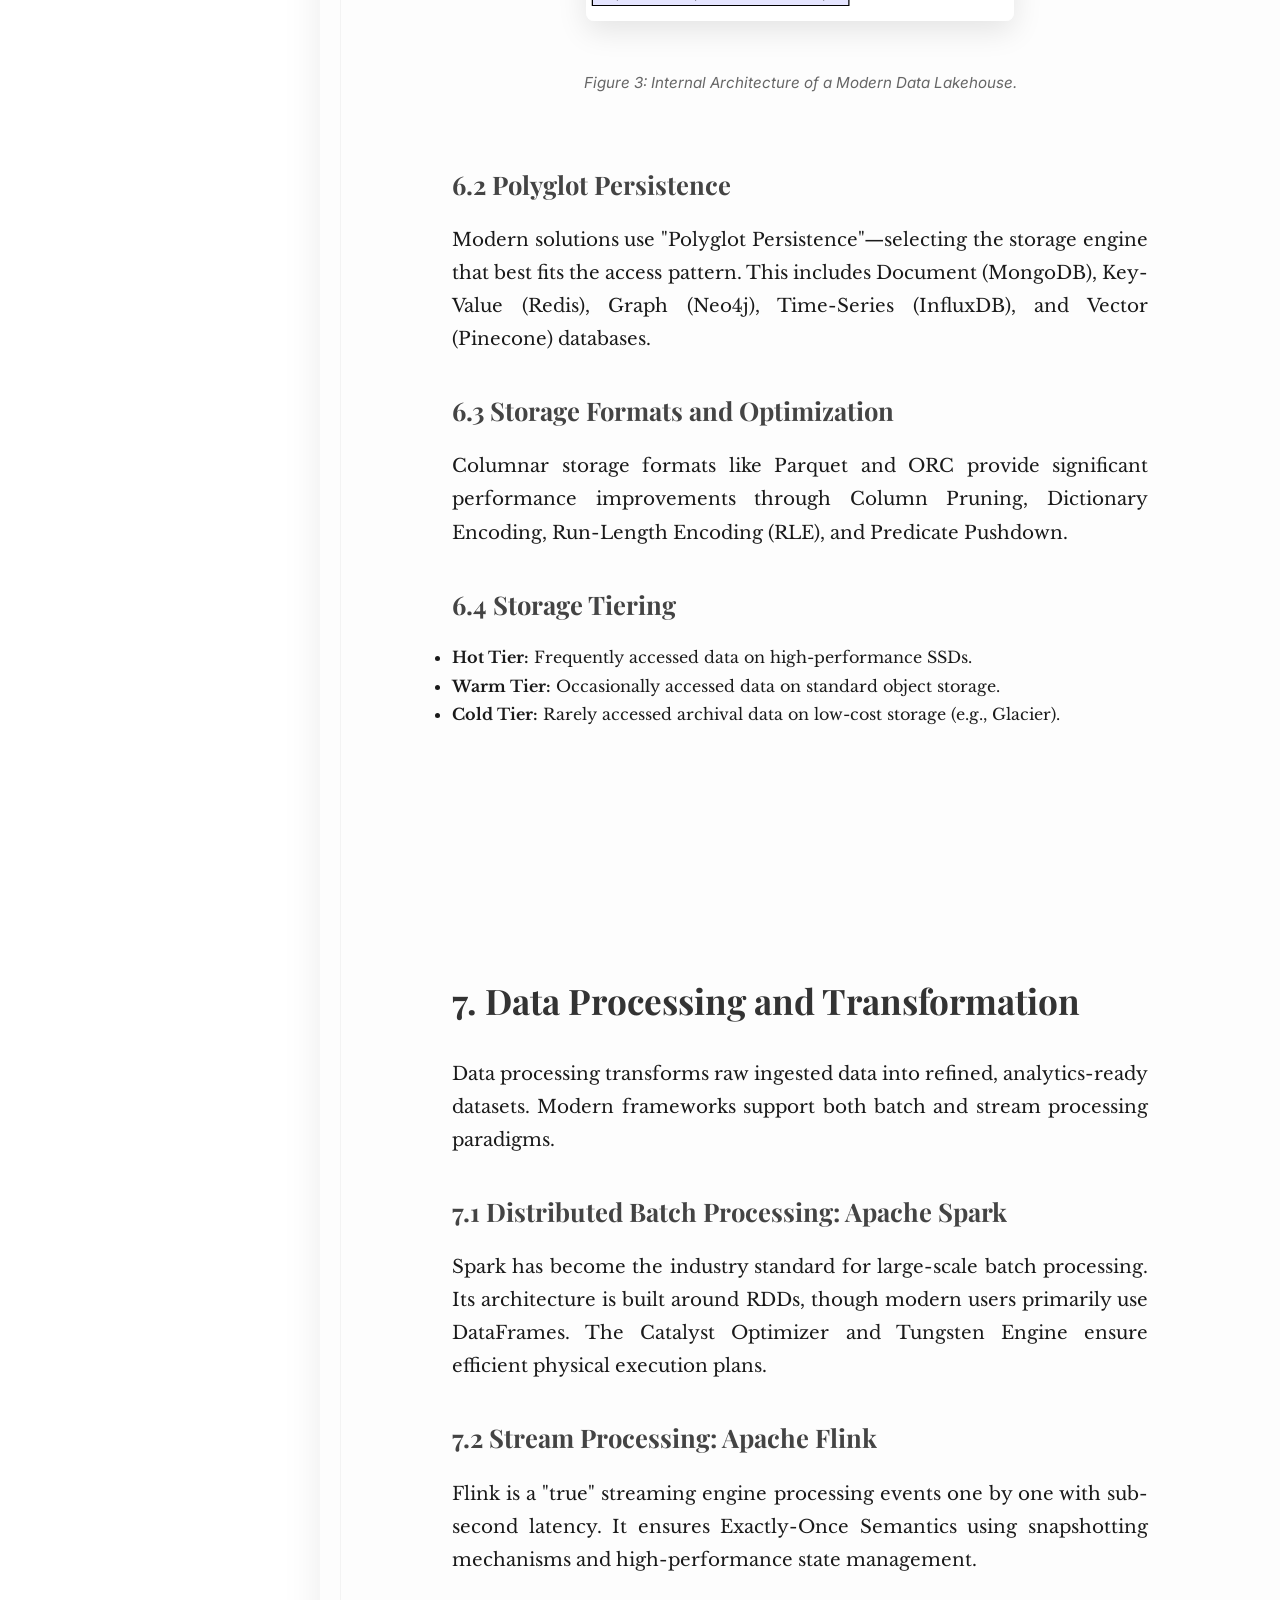
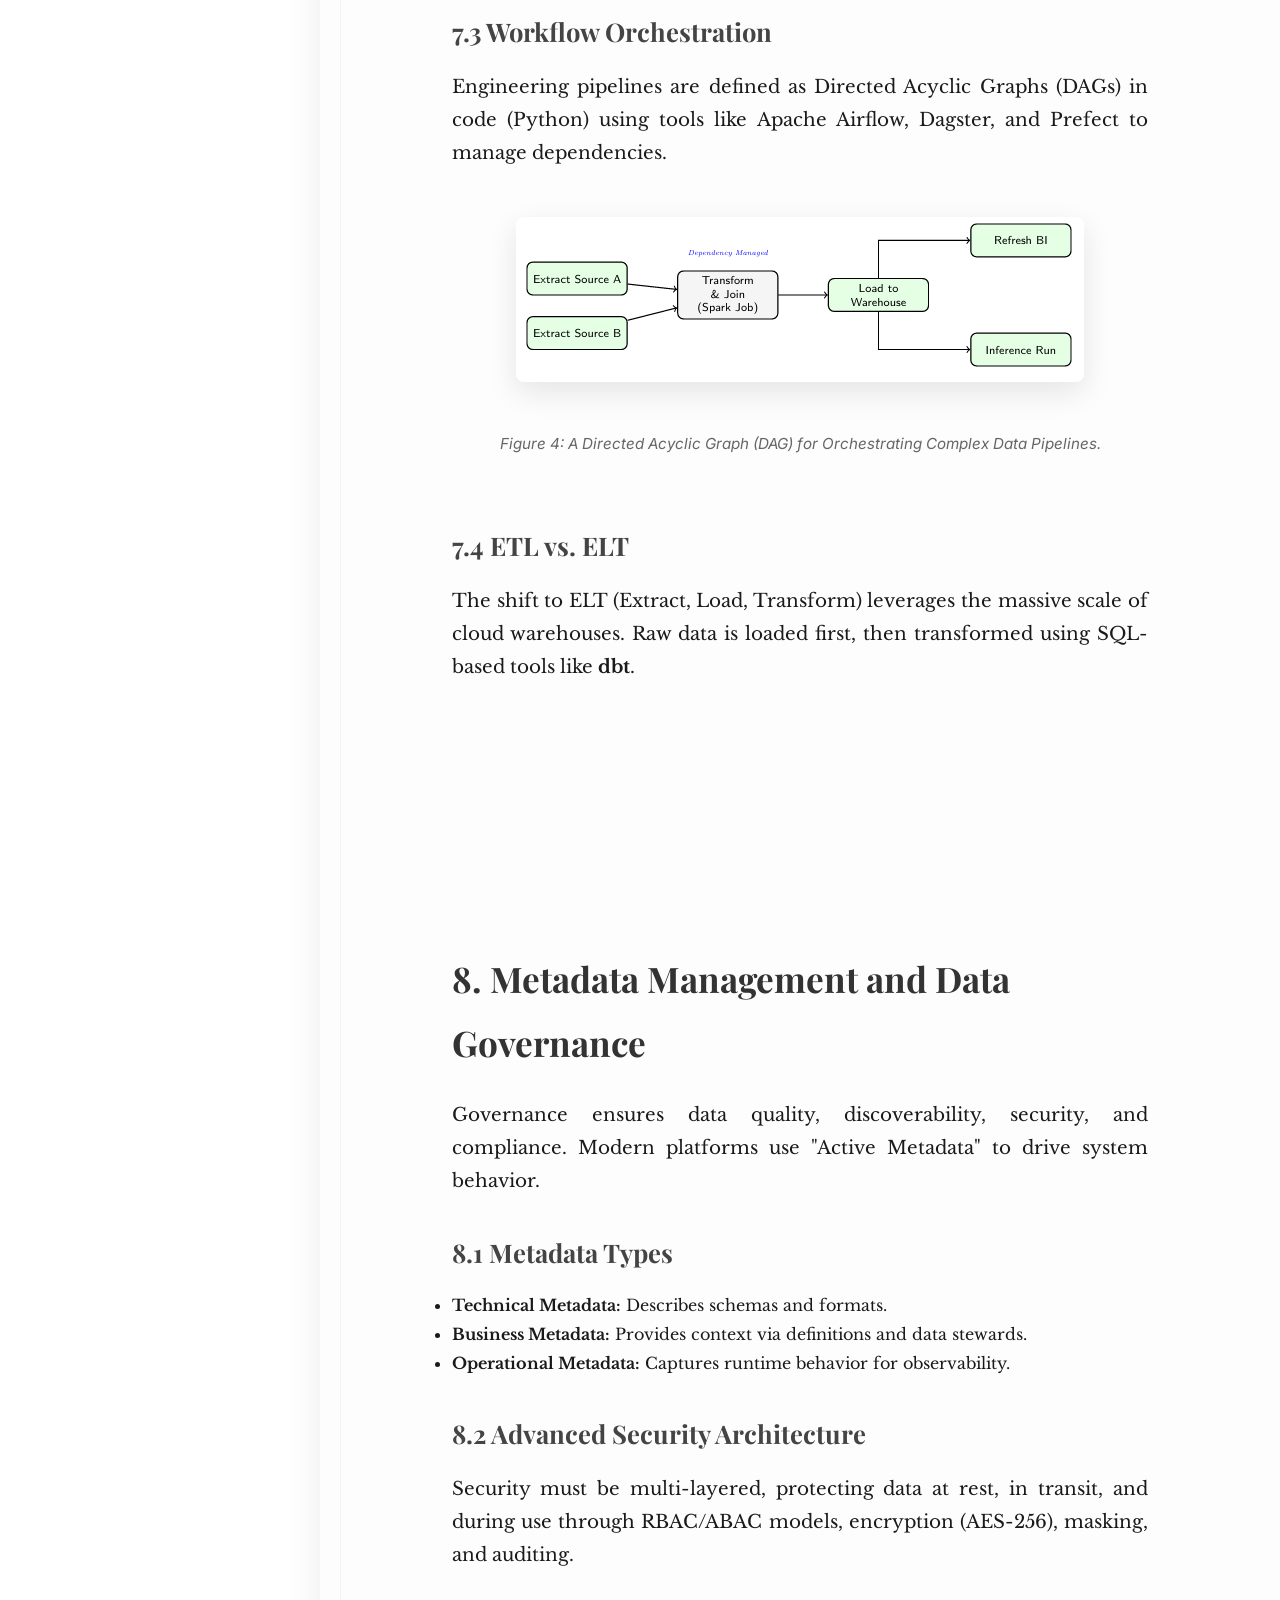
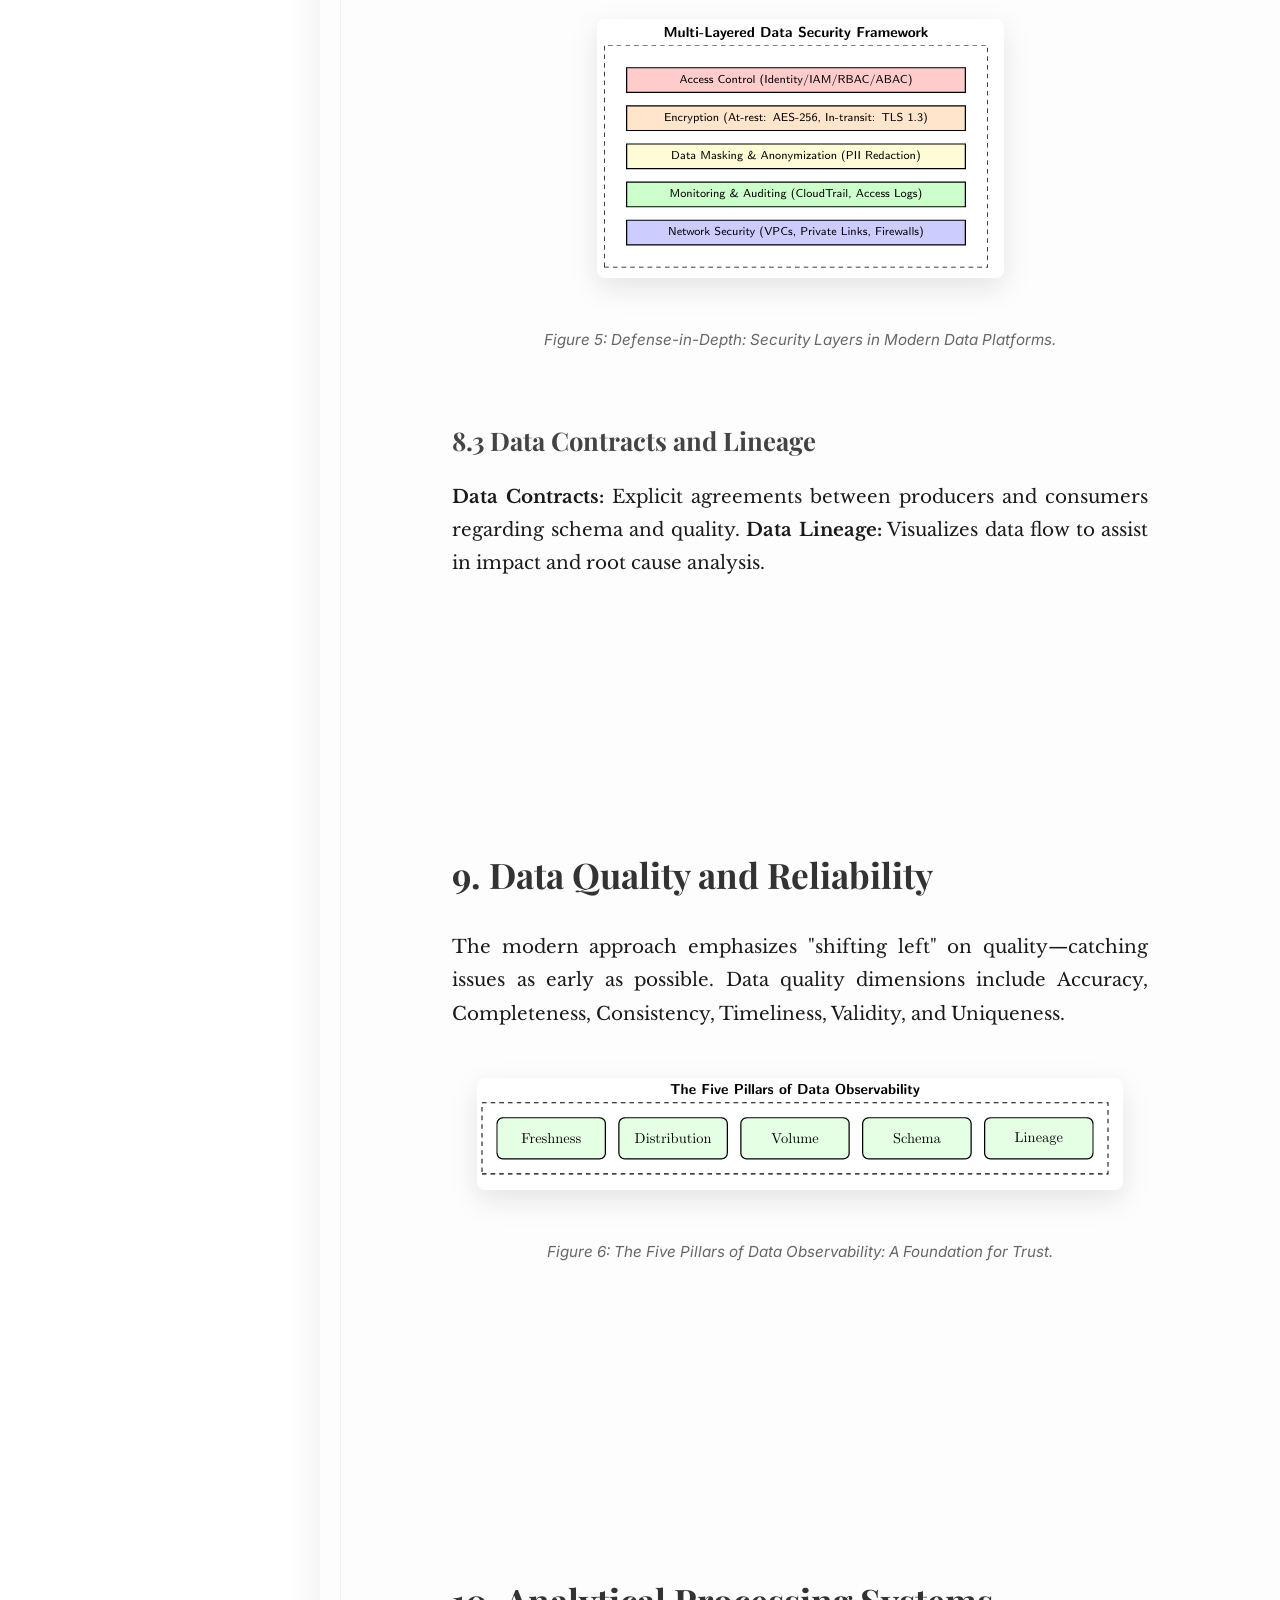
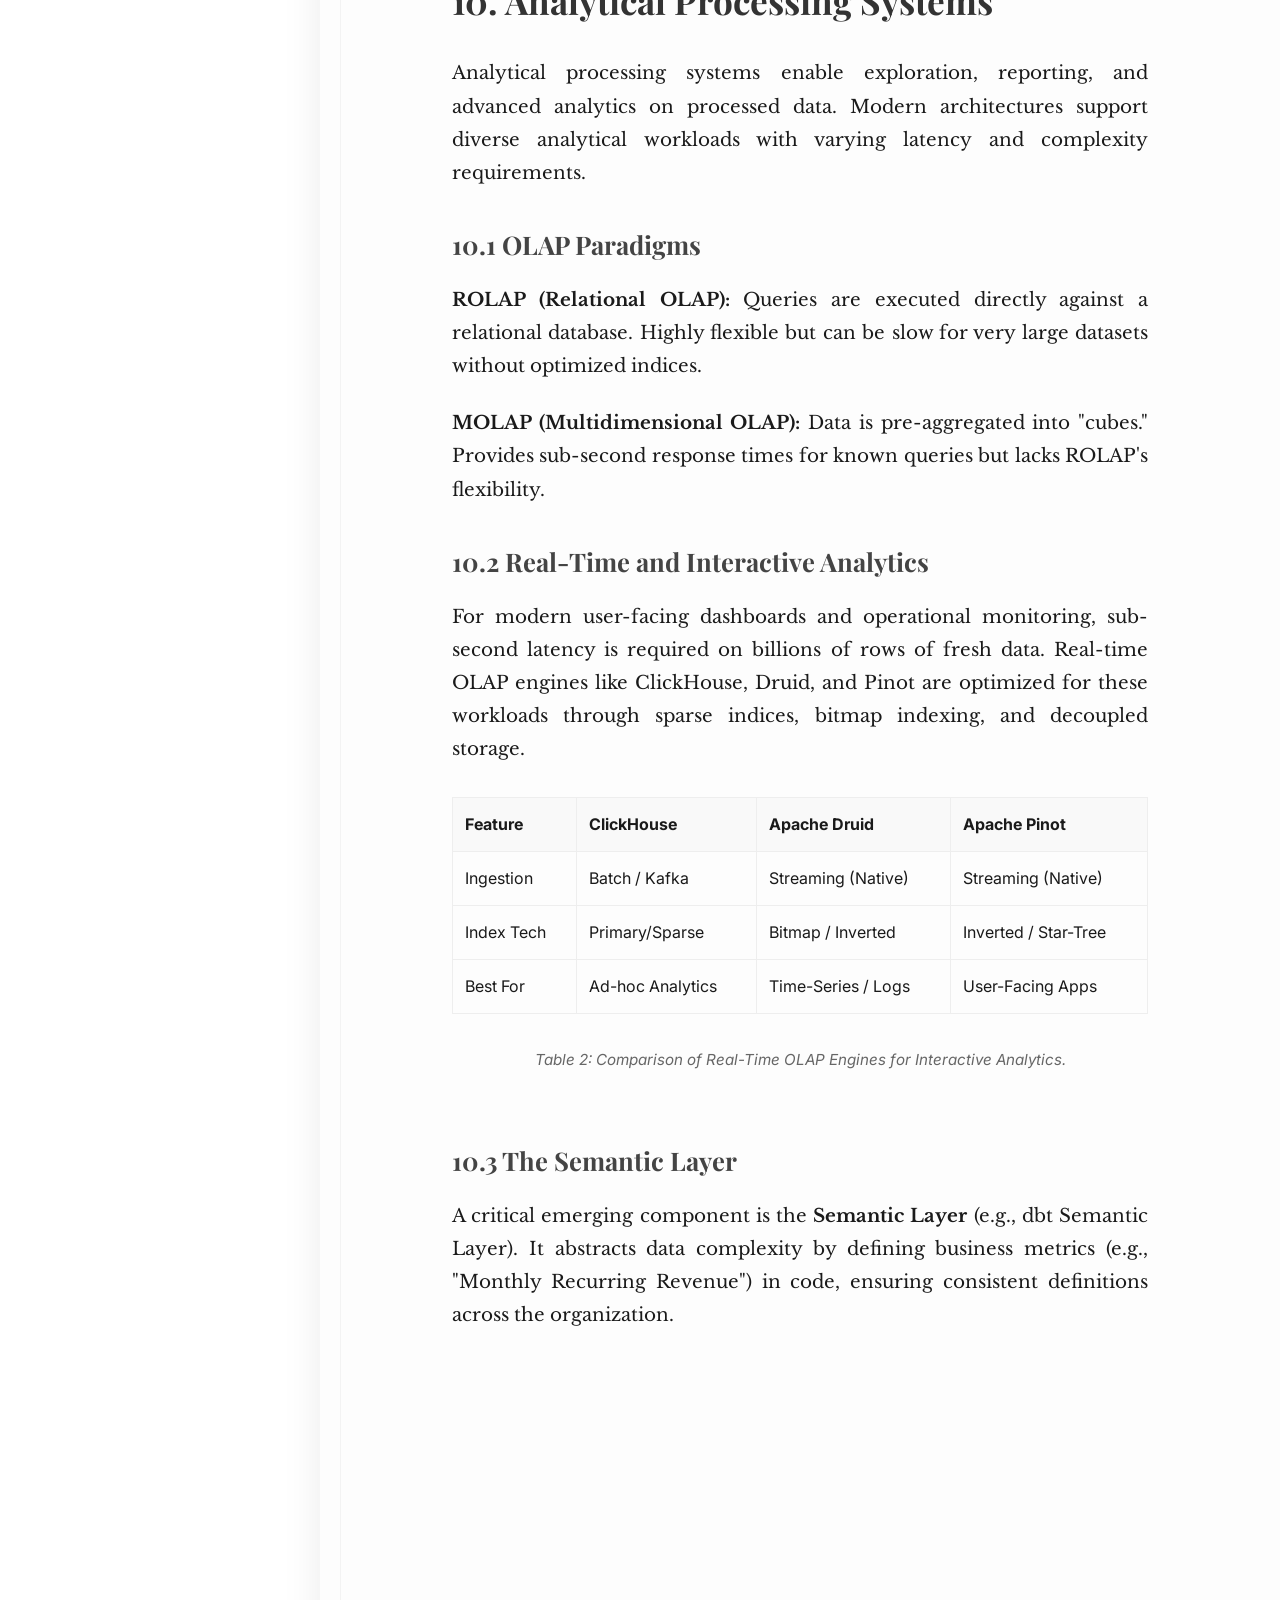
<file: theory1.html>
<!DOCTYPE html>
<html lang="en">
<head>
    <meta charset="UTF-8">
    <meta name="viewport" content="width=device-width, initial-scale=1.0">
    <title>End-to-End Data Solutions | Digital Book</title>
    <link rel="preconnect" href="https://fonts.googleapis.com">
    <link rel="preconnect" href="https://fonts.gstatic.com" crossorigin>
    <link href="https://fonts.googleapis.com/css2?family=Inter:wght@300;400;500;600&family=Outfit:wght@400;600;800&family=Libre+Baskerville:ital,wght@0,400;0,700;1,400&family=Playfair+Display:ital,wght@0,400;0,700;0,800;1,400&display=swap" rel="stylesheet">
    <link rel="stylesheet" href="style.css">
    <style>
        body { overflow-y: scroll; min-height: 100vh; background-color: var(--bg-dark); }
    </style>
</head>
<body>
    <div class="bg-orb orb-1"></div>
    <div class="bg-orb orb-2"></div>
    <div class="bg-orb orb-3"></div>

    <nav class="navbar glass">
        <div class="nav-content">
            <div class="logo">
                DDM<span>.</span> 
                <span style="font-size:1.1rem; font-weight:400; color:var(--text-muted); margin-left:15px; letter-spacing:0px; text-transform:none; font-family:var(--font-main);">Theory Showcase</span>
            </div>
            <ul class="nav-links"><li><a href="index.html#assignments">← Back to Home</a></li></ul>
        </div>
    </nav>
    
    <div class="book-layout">
        <aside class="book-toc fade-up">
            <h4>Table of Contents</h4>
            <ul id="toc-list">
                <li><a href="#introduction" class="active">1. Introduction</a></li>
                <li><a href="#history">2. Historical Foundations</a></li>
                <li><a href="#motivation">3. Motivation & Scope</a></li>
                <li><a href="#sources">4. Data Sources</a></li>
                <li><a href="#ingestion">5. Data Ingestion</a></li>
                <li><a href="#storage">6. Data Storage</a></li>
                <li><a href="#processing">7. Data Processing</a></li>
                <li><a href="#metadata">8. Metadata & Governance</a></li>
                <li><a href="#quality">9. Data Quality</a></li>
                <li><a href="#analytical">10. Analytical Systems</a></li>
                <li><a href="#mlops">11. MLOps Integration</a></li>
                <li><a href="#serving">12. Serving Layer</a></li>
                <li><a href="#architecture">13. Architecture Patterns</a></li>
                <li><a href="#trends">14. Emerging Trends</a></li>
                <li><a href="#case-studies">15. Practical Case Studies</a></li>
                <li><a href="#ethics">16. Ethics & Privacy</a></li>
                <li><a href="#dataops">17. DataOps & IaC</a></li>
                <li><a href="#benchmarking">18. Benchmarking</a></li>
                <li><a href="#conclusion">19. Summary & Conclusion</a></li>
            </ul>
        </aside>

        <main class="book-content fade-up delay-1"            <section id="introduction">
                <h1>End-to-End Data Solutions</h1>
                <p class="summary-line" style="font-style:italic; border-left: 3px solid var(--primary); padding-left: 20px; font-family:var(--font-body); font-size:1rem; color:#666; margin-bottom: 2rem;">
                    A comprehensive academic exploration of the data lifecycle: from ingestion and unified storage to MLOps and decision-making systems.
                </p>

                <h2>1. Introduction</h2>
                <p>In the contemporary digital landscape, organizations generate and process unprecedented volumes of data from diverse sources, ranging from traditional transactional databases to high-velocity IoT streams and unstructured social media content. End-to-end data solutions represent comprehensive frameworks that integrate all stages of the data lifecycle—from initial collection through storage, processing, analysis, and ultimately to decision-making and action. These solutions are essential for transforming raw data into actionable insights that drive business value, operational efficiency, and competitive advantage in an increasingly data-driven global economy.</p>
                <p>The evolution of data architecture has transitioned from siloed, application-specific databases to centralized enterprise data warehouses, and more recently to flexible, distributed data lakes and lakehouses. This evolution reflects the changing nature of data itself, which has grown not only in volume but also in velocity, variety, veracity, and value—the "5 Vs" of Big Data. Modern end-to-end solutions are no longer monolithic; they are composed of modular, interoperable components that scale independently, often leveraging cloud-native technologies and distributed systems.</p>
                <p>The complexity of modern data ecosystems demands holistic approaches that address technical, organizational, and governance challenges. End-to-end data solutions must accommodate various data types (structured, semi-structured, and unstructured), support real-time and batch processing paradigms, ensure data quality and reliability, and maintain strict security and privacy standards. Furthermore, they must scale to handle growing data volumes while maintaining performance and cost-effectiveness through sophisticated resource management and optimization techniques.</p>
                <p>This chapter explores the architecture, components, and best practices for designing and implementing comprehensive end-to-end data solutions. We examine each layer of the data stack, from ingestion through serving, and discuss the integration of modern technologies including cloud platforms, distributed engines like Apache Spark and Flink, and machine learning frameworks.</p>
                
                <img src="assets/figures/fig1.1.png" alt="Data Lifecycle Framework" class="book-img">
                <figcaption>Figure 1: Comprehensive End-to-End Data Lifecycle Framework illustrating the flow from Source to Serving Layer.</figcaption>
            </section>

            <section id="history">
                <h2>2. Historical Foundations and Evolution</h2>
                <p>The journey toward modern end-to-end data solutions began with the need for structured reporting in the late 20th century. Understanding this history is crucial for appreciating the design decisions embedded in today's frameworks.</p>
                
                <h3>2.1 The Era of Mainframes and Silos</h3>
                <p>In the 1970s and 1980s, data was largely trapped within specific applications. Each system had its own proprietary storage, leading to massive duplication and "islands of information." Reporting was manual and often inconsistent across departments.</p>

                <h3>2.2 Emergence of the Enterprise Data Warehouse (EDW)</h3>
                <p>The 1990s saw the rise of the Data Warehouse (DW), a concept popularized by Bill Inmon and Ralph Kimball. The DW aimed to centralize all business data into a single, highly structured relational database optimized for analytical queries (OLAP). This era introduced the ETL (Extract, Transform, Load) paradigm, where data was cleaned and structured *before* landing in the warehouse.</p>

                <h3>2.3 The Big Data Revolution and Hadoop</h3>
                <p>By the mid-2000s, the volume of data generated by the web surpassed the capacity of traditional relational databases. Google's seminal papers on the Google File System (GFS) and MapReduce laid the technical foundation for Apache Hadoop. Hadoop enabled the storage and processing of petabytes of data on commodity hardware using the "Data Lake" model—storing raw data in its native format and applying structure only when reading it (Schema-on-Read).</p>

                <h3>2.4 Cloud-Native and the Lakehouse Era</h3>
                <p>Modern architectures have moved to the cloud, decoupling compute from storage to enable elastic scaling. We are currently in the era of the <strong>Data Lakehouse</strong>, which seeks to combine the low-cost, flexible storage of data lakes with the high-performance, ACID-compliant transaction management of data warehouses.</p>

                <div class="table-wrapper">
                    <table>
                        <thead>
                            <tr>
                                <th>Feature</th>
                                <th>Data Warehouse</th>
                                <th>Data Lake</th>
                                <th>Data Lakehouse</th>
                            </tr>
                        </thead>
                        <tbody>
                            <tr>
                                <td>Data Type</td>
                                <td>Structured</td>
                                <td>Any</td>
                                <td>All Types</td>
                            </tr>
                            <tr>
                                <td>Schema</td>
                                <td>Schema-on-Write</td>
                                <td>Schema-on-Read</td>
                                <td>Decoupled</td>
                            </tr>
                            <tr>
                                <td>Cost</td>
                                <td>High (Proprietary)</td>
                                <td>Low (Commodity)</td>
                                <td>Medium</td>
                            </tr>
                            <tr>
                                <td>Performance</td>
                                <td>High for SQL</td>
                                <td>Low for Complex</td>
                                <td>High for SQL & ML</td>
                            </tr>
                            <tr>
                                <td>Transactions</td>
                                <td>Full ACID</td>
                                <td>No ACID / Limited</td>
                                <td>Full ACID</td>
                            </tr>
                            <tr>
                                <td>Use Cases</td>
                                <td>BI & Reporting</td>
                                <td>Data Science</td>
                                <td>Full E2E</td>
                            </tr>
                        </tbody>
                    </table>
                </div>
                <figcaption>Table 1: Evolution of Data Storage and Management Paradigms.</figcaption>
            </section>

            <section id="motivation">
                <h2>3. Motivation and Scope</h2>
                <p>The motivation for end-to-end data solutions stems from several critical business and technical drivers. Organizations increasingly recognize data as a strategic asset that, when properly leveraged, can provide significant competitive advantages. However, fragmented data systems, siloed analytics, and inconsistent governance often prevent organizations from realizing this potential.</p>
                <p>Key drivers include:</p>
                <ul>
                    <li><strong>Operational Efficiency:</strong> Automating data flows reduces manual intervention and latency, allowing businesses to react faster to market changes.</li>
                    <li><strong>Customer Experience:</strong> Real-time data processing enables personalized experiences, such as recommendation engines and dynamic pricing.</li>
                    <li><strong>Regulatory Compliance:</strong> Centralized governance and lineage tracking are essential for complying with regulations like GDPR and CCPA.</li>
                    <li><strong>Innovation:</strong> A robust data platform enables data scientists and analysts to experiment rapidly, fostering a culture of innovation.</li>
                </ul>
                <p>Traditional data warehousing approaches, while valuable for structured analytical queries, prove insufficient for modern requirements such as real-time analytics, machine learning model serving, and diverse data source integration. The proliferation of data sources—including IoT devices, mobile applications, social media platforms, and external APIs—necessitates flexible, scalable architectures that can ingest and process heterogeneous data streams.</p>
                <p>The scope of end-to-end data solutions encompasses Data Integration, Processing Paradigms (batch and stream), Storage Optimization, Analytics/ML (including MLOps), Governance, and Operational Excellence through DataOps practices.</p>
            </section>

            <section id="sources">
                <h2>4. Data Sources and Generation</h2>
                <p>Data sources in modern enterprises exhibit remarkable diversity in format, volume, velocity, and veracity. Understanding the characteristics of different data sources is fundamental to designing appropriate ingestion and processing strategies. The "Three Vs" of Big Data (Volume, Velocity, Variety) have now expanded to include Veracity (data uncertainty) and Value (business utility), all of which must be addressed at the source level.</p>
                
                <h3>4.1 Types of Data Sources</h3>
                <p><strong>Transactional Systems:</strong> Operational databases (OLTP systems) generate structured data through business transactions. A key challenge here is minimizing the performance impact of data extraction on these mission-critical systems. Change Data Capture (CDC) mechanisms are preferred over polling.</p>
                <p><strong>Application Logs:</strong> Applications emit logs containing operational events, errors, and user activities. Log data is typically semi-structured (JSON, XML) or unstructured (plain text) and arrives at high volumes.</p>
                <p><strong>IoT and Sensor Data:</strong> Internet of Things devices generate continuous streams of telemetry data. This data is characterized by high velocity, potential out-of-order arrival, and time-series nature.</p>
                <p><strong>User-Generated Content:</strong> Social media platforms and forums produce unstructured text, images, and videos, often requiring specialized pre-processing like NLP or computer vision pipelines.</p>
                <p><strong>External Data Sources:</strong> Third-party APIs, open data repositories, and data marketplaces provide supplementary information but pose challenges regarding reliability and schema changes.</p>

                <h3>4.2 Data Generation Patterns</h3>
                <ul>
                    <li><strong>Continuous Streams:</strong> Real-time data flows like stock market tickers and sensor feeds.</li>
                    <li><strong>Periodic Batches:</strong> Scheduled data exports common in legacy mainframes.</li>
                    <li><strong>Event-Driven:</strong> Sporadic data generated by user actions (e.g., clicks).</li>
                    <li><strong>Request-Response:</strong> Data retrieved on-demand via API calls.</li>
                </ul>
            </section>

            <section id="ingestion">
                <h2>5. Data Ingestion Pipelines</h2>
                <p>Data ingestion represents the first critical stage, responsible for reliably transferring data from source systems to downstream layers. A robust ingestion layer acts as a shock absorber, protecting downstream systems from spikes in data volume.</p>
                
                <h3>5.1 Ingestion Patterns</h3>
                <p><strong>Batch Ingestion:</strong> Scheduled bulk transfers. Simple but introduces latency.</p>
                <p><strong>Stream Ingestion:</strong> Continuous data capture, minimizing "time-to-insight."</p>
                <p><strong>Micro-batch Ingestion:</strong> Collecting records into small windows (e.g., 5 seconds) before processing, popularized by Spark Streaming.</p>

                <h3>5.2 Change Data Capture (CDC) Architecture</h3>
                <p>CDC tracks and propagates changes from source databases without impacting production performance. Modern CDC engines like Debezium tail the database's internal transaction log (WAL/Binlog). This is superior to polling because it captures deletions, has near-zero CPU impact, and captures intermediate state changes.</p>
                <img src="assets/figures/fig1.2.png" alt="CDC Workflow" class="book-img">
                <figcaption>Figure 2: Log-Based Change Data Capture (CDC) Internal Workflow.</figcaption>

                <h3>5.3 Data Quality at Ingestion</h3>
                <p>Implementing quality checks during ingestion prevents downstream contamination ("shifting left"). Validation techniques include Schema Validation, Semantics Checks, and Freshness SLAs. Bad data can be handled via Dead Letter Queues (DLQ), dropping, or substituting default values.</p>
            </section>

            <section id="storage">
                <h2>6. Data Storage Architectures</h2>
                <p>Selecting appropriate storage technologies constitutes a fundamental architectural decision. Modern data solutions typically employ polyglot persistence, leveraging multiple systems optimized for different workloads.</p>
                
                <h3>6.1 Storage Technology Categories</h3>
                <p><strong>Data Warehouses:</strong> Optimized for complex SQL queries across large datasets using MPP architectures and columnar storage.</p>
                <p><strong>Data Lakes:</strong> Storage repositories for raw data in native formats using low-cost object storage like S3.</p>
                <p><strong>Data Lakehouses:</strong> A unified architecture providing warehouse-level governance on lake-level storage through metadata layers like Delta Lake or Apache Iceberg.</p>
                <img src="assets/figures/fig1.3.png" alt="Lakehouse Internal Architecture" class="book-img">
                <figcaption>Figure 3: Internal Architecture of a Modern Data Lakehouse.</figcaption>

                <h3>6.2 Polyglot Persistence</h3>
                <p>Modern solutions use "Polyglot Persistence"—selecting the storage engine that best fits the access pattern. This includes Document (MongoDB), Key-Value (Redis), Graph (Neo4j), Time-Series (InfluxDB), and Vector (Pinecone) databases.</p>

                <h3>6.3 Storage Formats and Optimization</h3>
                <p>Columnar storage formats like Parquet and ORC provide significant performance improvements through Column Pruning, Dictionary Encoding, Run-Length Encoding (RLE), and Predicate Pushdown.</p>

                <h3>6.4 Storage Tiering</h3>
                <ul>
                    <li><strong>Hot Tier:</strong> Frequently accessed data on high-performance SSDs.</li>
                    <li><strong>Warm Tier:</strong> Occasionally accessed data on standard object storage.</li>
                    <li><strong>Cold Tier:</strong> Rarely accessed archival data on low-cost storage (e.g., Glacier).</li>
                </ul>
            </section>

            <section id="processing">
                <h2>7. Data Processing and Transformation</h2>
                <p>Data processing transforms raw ingested data into refined, analytics-ready datasets. Modern frameworks support both batch and stream processing paradigms.</p>
                
                <h3>7.1 Distributed Batch Processing: Apache Spark</h3>
                <p>Spark has become the industry standard for large-scale batch processing. Its architecture is built around RDDs, though modern users primarily use DataFrames. The Catalyst Optimizer and Tungsten Engine ensure efficient physical execution plans.</p>

                <h3>7.2 Stream Processing: Apache Flink</h3>
                <p>Flink is a "true" streaming engine processing events one by one with sub-second latency. It ensures Exactly-Once Semantics using snapshotting mechanisms and high-performance state management.</p>

                <h3>7.3 Workflow Orchestration</h3>
                <p>Engineering pipelines are defined as Directed Acyclic Graphs (DAGs) in code (Python) using tools like Apache Airflow, Dagster, and Prefect to manage dependencies.</p>
                <img src="assets/figures/fig 1.4.png" alt="DAG Orchestration" class="book-img">
                <figcaption>Figure 4: A Directed Acyclic Graph (DAG) for Orchestrating Complex Data Pipelines.</figcaption>

                <h3>7.4 ETL vs. ELT</h3>
                <p>The shift to ELT (Extract, Load, Transform) leverages the massive scale of cloud warehouses. Raw data is loaded first, then transformed using SQL-based tools like <strong>dbt</strong>.</p>
            </section>

            <section id="metadata">
                <h2>8. Metadata Management and Data Governance</h2>
                <p>Governance ensures data quality, discoverability, security, and compliance. Modern platforms use "Active Metadata" to drive system behavior.</p>
                
                <h3>8.1 Metadata Types</h3>
                <ul>
                    <li><strong>Technical Metadata:</strong> Describes schemas and formats.</li>
                    <li><strong>Business Metadata:</strong> Provides context via definitions and data stewards.</li>
                    <li><strong>Operational Metadata:</strong> Captures runtime behavior for observability.</li>
                </ul>

                <h3>8.2 Advanced Security Architecture</h3>
                <p>Security must be multi-layered, protecting data at rest, in transit, and during use through RBAC/ABAC models, encryption (AES-256), masking, and auditing.</p>
                <img src="assets/figures/fig 1.5.png" alt="Security Layers" class="book-img">
                <figcaption>Figure 5: Defense-in-Depth: Security Layers in Modern Data Platforms.</figcaption>

                <h3>8.3 Data Contracts and Lineage</h3>
                <p><strong>Data Contracts:</strong> Explicit agreements between producers and consumers regarding schema and quality. <strong>Data Lineage:</strong> Visualizes data flow to assist in impact and root cause analysis.</p>
            </section>

            <section id="quality">
                <h2>9. Data Quality and Reliability</h2>
                <p>The modern approach emphasizes "shifting left" on quality—catching issues as early as possible. Data quality dimensions include Accuracy, Completeness, Consistency, Timeliness, Validity, and Uniqueness.</p>
                
                <img src="assets/figures/fig 1.6.png" alt="Data Observability Pillars" class="book-img">
                <figcaption>Figure 6: The Five Pillars of Data Observability: A Foundation for Trust.</figcaption>
            </section>

            <section id="analytical">
                <h2>10. Analytical Processing Systems</h2>
                <p>Analytical processing systems enable exploration, reporting, and advanced analytics on processed data. Modern architectures support diverse analytical workloads with varying latency and complexity requirements.</p>
                
                <h3>10.1 OLAP Paradigms</h3>
                <p><strong>ROLAP (Relational OLAP):</strong> Queries are executed directly against a relational database. Highly flexible but can be slow for very large datasets without optimized indices.</p>
                <p><strong>MOLAP (Multidimensional OLAP):</strong> Data is pre-aggregated into "cubes." Provides sub-second response times for known queries but lacks ROLAP's flexibility.</p>
                
                <h3>10.2 Real-Time and Interactive Analytics</h3>
                <p>For modern user-facing dashboards and operational monitoring, sub-second latency is required on billions of rows of fresh data. Real-time OLAP engines like ClickHouse, Druid, and Pinot are optimized for these workloads through sparse indices, bitmap indexing, and decoupled storage.</p>
                
                <div class="table-wrapper">
                    <table>
                        <thead>
                            <tr>
                                <th>Feature</th>
                                <th>ClickHouse</th>
                                <th>Apache Druid</th>
                                <th>Apache Pinot</th>
                            </tr>
                        </thead>
                        <tbody>
                            <tr>
                                <td>Ingestion</td>
                                <td>Batch / Kafka</td>
                                <td>Streaming (Native)</td>
                                <td>Streaming (Native)</td>
                            </tr>
                            <tr>
                                <td>Index Tech</td>
                                <td>Primary/Sparse</td>
                                <td>Bitmap / Inverted</td>
                                <td>Inverted / Star-Tree</td>
                            </tr>
                            <tr>
                                <td>Best For</td>
                                <td>Ad-hoc Analytics</td>
                                <td>Time-Series / Logs</td>
                                <td>User-Facing Apps</td>
                            </tr>
                        </tbody>
                    </table>
                </div>
                <figcaption>Table 2: Comparison of Real-Time OLAP Engines for Interactive Analytics.</figcaption>

                <h3>10.3 The Semantic Layer</h3>
                <p>A critical emerging component is the <strong>Semantic Layer</strong> (e.g., dbt Semantic Layer). It abstracts data complexity by defining business metrics (e.g., "Monthly Recurring Revenue") in code, ensuring consistent definitions across the organization.</p>
            </section>

            <section id="mlops">
                <h2>11. Machine Learning Integration (MLOps)</h2>
                <p>Modern data solutions seamlessly integrate machine learning workflows, moving from experimental notebooks to robust production systems through MLOps practices focusing on reproducibility and reliability.</p>
                
                <h3>11.1 The MLOps Lifecycle</h3>
                <p>MLOps brings DevOps principles to machine learning, focusing on the end-to-end pipeline: Data Extraction, Feature Engineering, Model Training, Evaluation, Serving, and Monitoring.</p>
                <img src="assets/figures/fig1.7.png" alt="MLOps Lifecycle" class="book-img">
                <figcaption>Figure 7: The MLOps Production Lifecycle: A Continuous Feedback Loop.</figcaption>

                <h3>11.2 Feature Stores</h3>
                <p>One of the biggest challenges in ML is the "Training-Serving Skew." Feature Stores bridge this gap by providing an <strong>Offline Store</strong> (Data Lake) for historical training and an <strong>Online Store</strong> (Redis/DynamoDB) for low-latency real-time inference predictions.</p>

                <h3>11.3 ML Observability</h3>
                <p>Unlike traditional software, ML models degrade over time. Real-time observability systems monitor for <strong>Model Drift</strong>, <strong>Concept Drift</strong>, and <strong>Data Drift</strong>, triggering automated retraining pipelines when performance drops.</p>
                
                <h3>11.4 Deployment Patterns</h3>
                <ul>
                    <li><strong>Batch Inference:</strong> Running models on large datasets offline.</li>
                    <li><strong>Real-time Inference:</strong> Exposing models via REST/gRPC APIs for immediate predictions.</li>
                    <li><strong>Edge Deployment:</strong> Deploying quantized models on IoT devices to reduce bandwidth.</li>
                </ul>
            </section>

            <section id="serving">
                <h2>12. Serving Layer and Decision Systems</h2>
                <p>The serving layer represents the interface between processed data and end-users or applications.</p>
                
                <h3>12.1 Reverse ETL</h3>
                <p>Traditionally, data flow ended in the warehouse. <strong>Reverse ETL</strong> operationalizes this data by syncing insights back into operational systems like Salesforce, HubSpot, or Zendesk, empowering frontline teams.</p>
                
                <h3>12.2 API Interfaces</h3>
                <p><strong>GraphQL APIs:</strong> Allow applications to query complex, nested data structures in a single request. <strong>Data Sharing:</strong> Modern warehouses enable zero-copy data sharing between organizations without complex file transfer pipelines.</p>

                <h3>12.3 Decision Automation</h3>
                <ul>
                    <li><strong>Recommendation Systems:</strong> Dynamically re-ranking content based on real-time behavior.</li>
                    <li><strong>Fraud Detection:</strong> Blocking suspicious transactions in real-time.</li>
                    <li><strong>Dynamic Pricing:</strong> Adjusting prices based on demand and inventory.</li>
                </ul>
            </section>

            <section id="architecture">
                <h2>13. End-to-End Architecture Patterns</h2>
                <p>Comprehensive architectural patterns guide the design of cohesive data solutions addressing common global challenges.</p>
                
                <h3>13.1 Modern Data Stack (MDS)</h3>
                <p>The "Modern Data Stack" focuses on modularity and cloud-native scalability. It involves managed ingestion (Airbyte), cloud warehousing (Snowflake), SQL-based transformation (dbt), and activation (Reverse ETL).</p>
                <img src="assets/figures/fig1.8.png" alt="Modern Data Stack Workflow" class="book-img">
                <figcaption>Figure 8: The Modern Data Stack (MDS) Integrated Workflow.</figcaption>

                <h3>13.2 Data Mesh</h3>
                <p>Data Mesh decentralizes data ownership based on four principles: Domain-Oriented Ownership, Data as a Product, Self-Serve Infrastructure, and Federated Governance.</p>

                <h3>13.3 Lakehouse Architecture</h3>
                <p>Combines data lake cost-effectiveness with warehouse performance by using open table formats (Delta, Iceberg) directly on object storage, eliminating data staleness.</p>
                <img src="assets/figures/fig1.9.png" alt="Lakehouse Decoupled View" class="book-img">
                <figcaption>Figure 9: The Lakehouse Architecture: A Decoupled Layered View.</figcaption>

                <h3>13.4 Streaming-First (Kappa) Architecture</h3>
                <p>In Kappa, the "log" (Kafka) is the central source of truth. Reprocessing historical data is handled by replaying the log, eliminating the complexity of Lambda's separate batch/speed layers.</p>
                <img src="assets/figures/fig1.10.png" alt="Lambda vs Kappa" class="book-img">
                <figcaption>Figure 10: Evolution of Real-time Architectures: Lambda vs. Kappa.</figcaption>
            </section>

            <section id="trends">
                <h2>14. Emerging Trends and Generative AI</h2>
                <p>Understanding emerging trends helps prepare for future requirements and avoid technical debt.</p>
                
                <h3>14.1 Generative AI and Agentic Data Engineering</h3>
                <ul>
                    <li><strong>Autonomous Pipeline Repair:</strong> AI agents monitoring observability signals to autonomously deploy patches for common failures.</li>
                    <li><strong>Semantic Search (RAG):</strong> Using Vector Databases and LLMs to enable natural language queries over data catalogs.</li>
                    <li><strong>Automated Enrichement:</strong> Leveraging LLMs to generate business descriptions and PII tags automatically.</li>
                </ul>

                <h3>14.2 Cloud Data FinOps</h3>
                <p>Cultural practice of managing cloud spend through Unit Economics (measuring "cost per query"), Query Guardrails (auto-killing expensive queries), and Storage Tiering.</p>
            </section>

            <section id="case-studies">
                <h2>15. Practical Case Studies</h2>
                <ul>
                    <li><strong>Netflix (Keystone Platform):</strong> Uses Kafka as the central nervous system, Flink for real-time recommendations, and an S3-based lake for truth.</li>
                    <li><strong>Zalando (Data Mesh):</strong> Transitioned from a central warehouse to a decentralized model, increasing the velocity of data across hundreds of teams.</li>
                    <li><strong>Uber (Michelangelo):</strong> A unified platform for ML model operation using a global-scale Feature Store to solve Training-Serving skew.</li>
                    <li><strong>MDS in E-commerce:</strong> Small teams of 2-3 engineers managing global platforms using Airbyte, Snowflake, and dbt.</li>
                </ul>
            </section>

            <section id="ethics">
                <h2>16. Data Ethics and Privacy</h2>
                <p>Modern solutions must be "private by design," complying with global regulations like GDPR and CCPA. A major technical challenge is implementing the "Right to be Forgotten" in immutable Big Data object stores.</p>
                <ul>
                    <li><strong>Soft Delete:</strong> Marking rows as deleted in the metadata layer.</li>
                    <li><strong>Vacuuming:</strong> Periodically rewriting Parquet files to physically remove records.</li>
                    <li><strong>Differential Privacy:</strong> Adding calibrated "noise" to query results to prevent individual identification.</li>
                </ul>
            </section>

            <section id="dataops">
                <h2>17. Infrastructure as Code and DataOps</h2>
                <p>DataOps applies DevOps principles to data engineering, treating infrastructure and pipelines as software code.</p>
                
                <h3>17.1 Managing with Terraform</h3>
                <p>IaC tools allow defining an entire environment (warehouses, S3 buckets, IAM roles) in declarative config files, ensuring environment parity and enabling disaster recovery as code.</p>
                <img src="assets/figures/fig.1.11.png" alt="DataOps CI/CD" class="book-img">
                <figcaption>Figure 11: DataOps CI/CD Workflow for Automated Infrastructure Provisioning.</figcaption>
                
                <h3>17.2 CI/CD for Data</h3>
                <p>Includes automated testing (dbt/Spark unit tests), Blue-Green deployments (deploying to "shadow" schemas), and rollback mechanisms via table time-travel.</p>
            </section>

            <section id="benchmarking">
                <h2>18. Performance Benchmarking and Tuning</h2>
                <p>TPC benchmarks (TPC-H, TPC-DS) provide standard workloads for comparing systems. Tuning distributed engines like Spark requires addressing Data Skew (via salting), Shuffle Partitioning, and the Small Files Problem.</p>
            </section>

            <section id="conclusion">
                <h2>19. Summary and Conclusion</h2>
                <p>End-to-end data solutions integrate all stages of the data lifecycle. Successful implementation requires holistic design, shift-left quality, and decoupling of architectural components.</p>
                
                <div class="table-wrapper">
                    <table>
                        <thead>
                            <tr>
                                <th>Layer</th>
                                <th>Core Challenge</th>
                                <th>Modern Solution</th>
                            </tr>
                        </thead>
                        <tbody>
                            <tr>
                                <td>Ingestion</td>
                                <td>Velocity, Schema Drift</td>
                                <td>CDC, Kafka</td>
                            </tr>
                            <tr>
                                <td>Storage</td>
                                <td>Scalability vs Cost</td>
                                <td>Lakehouse, S3</td>
                            </tr>
                            <tr>
                                <td>Processing</td>
                                <td>Latency, Throughput</td>
                                <td>Spark, Flink</td>
                            </tr>
                            <tr>
                                <td>Governance</td>
                                <td>Trust, Compliance</td>
                                <td>Active Metadata</td>
                            </tr>
                        </tbody>
                    </table>
                </div>
                <figcaption>Table 3: Consolidated View of End-to-End Data Solution Layers.</figcaption>

                <p>As data volume and complexity continue to grow, the ability to build reliable, scalable, and self-serve data platforms will be the defining factor in organizational success.</p>
            </section>
        </main>
    </div>

    <footer class="glass footer" style="text-align:center; padding:30px 20px; border-top:1px solid var(--glass-border); margin-top:80px; position: relative; z-index: 10;">
        <p style="color:var(--text-muted); font-size:0.95rem;">&copy; 2026 Distributed Data Management Showcase.</p>
        <p style="margin-top:10px; font-weight:500; font-size:1.05rem; color:var(--text-main);">Made with ❤️ by me for you</p>
    </footer>

    <script src="script.js"></script>
</body>
</html>
</file>
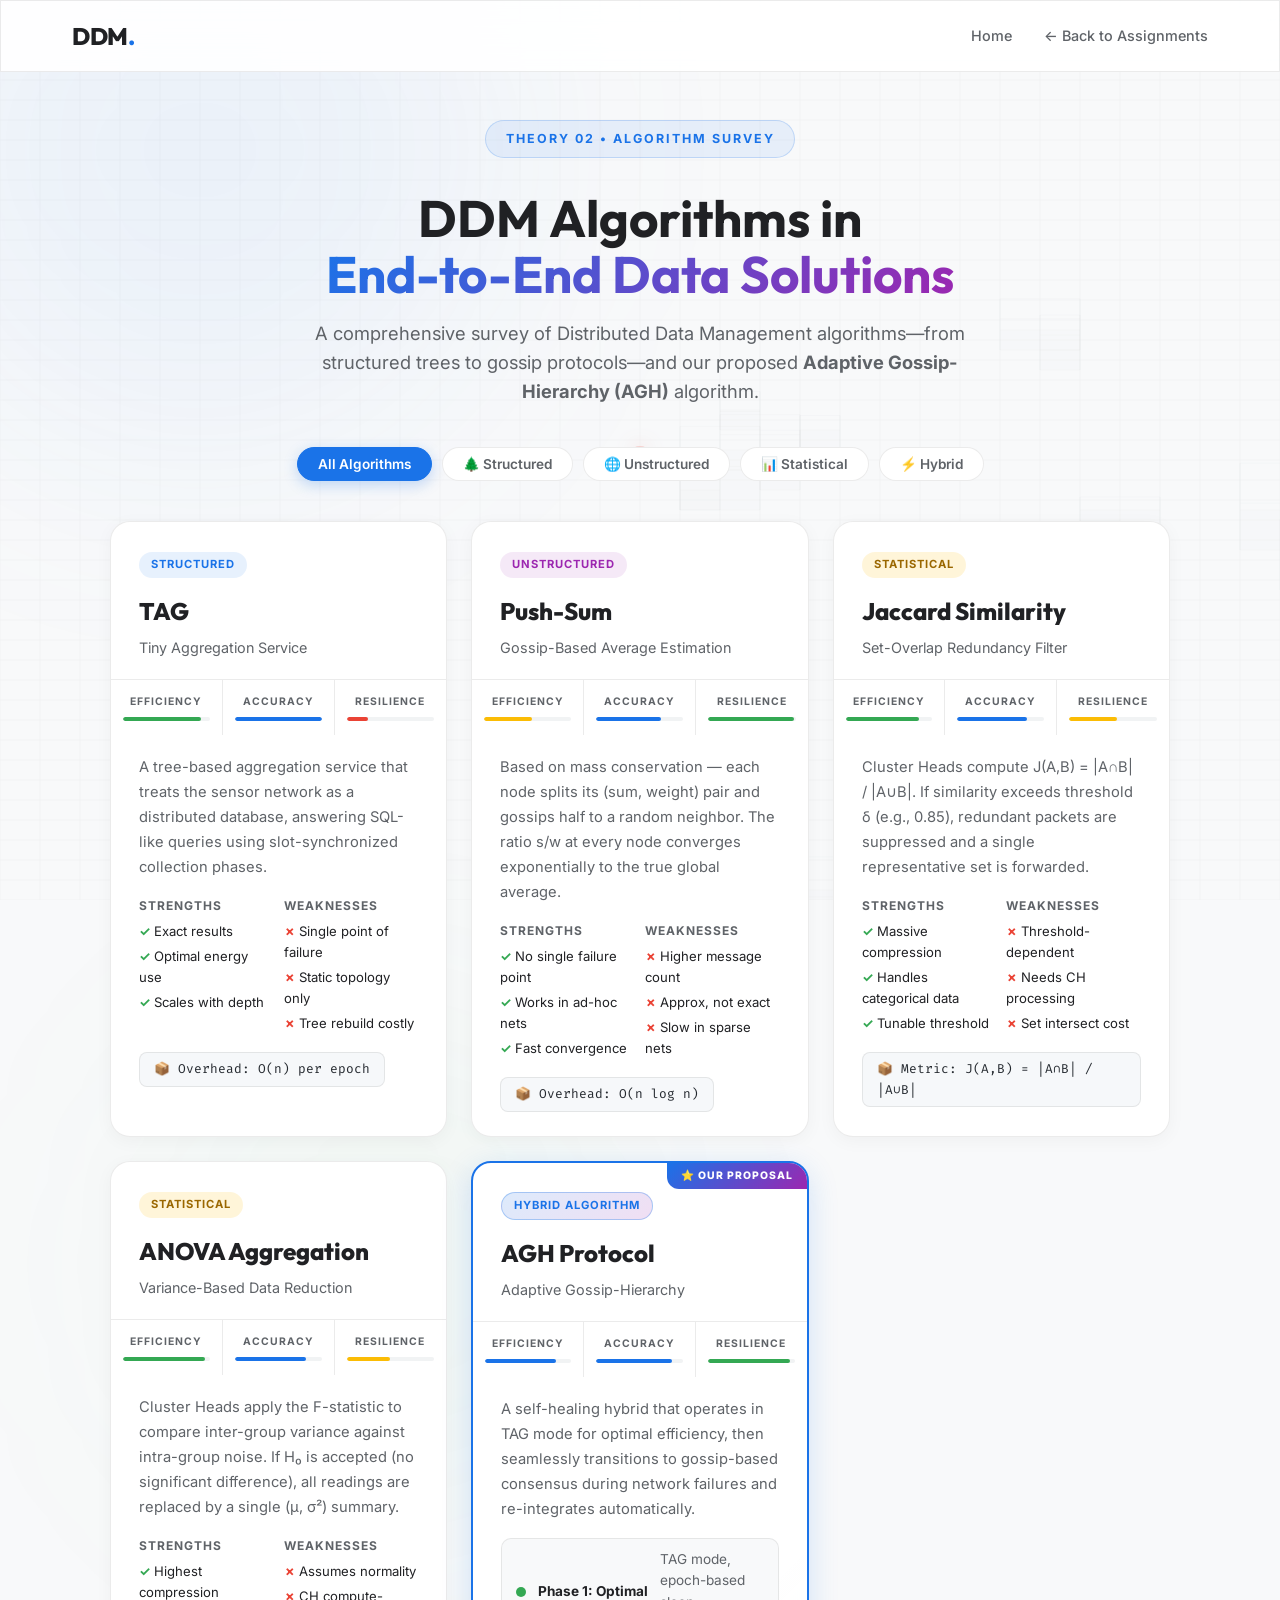
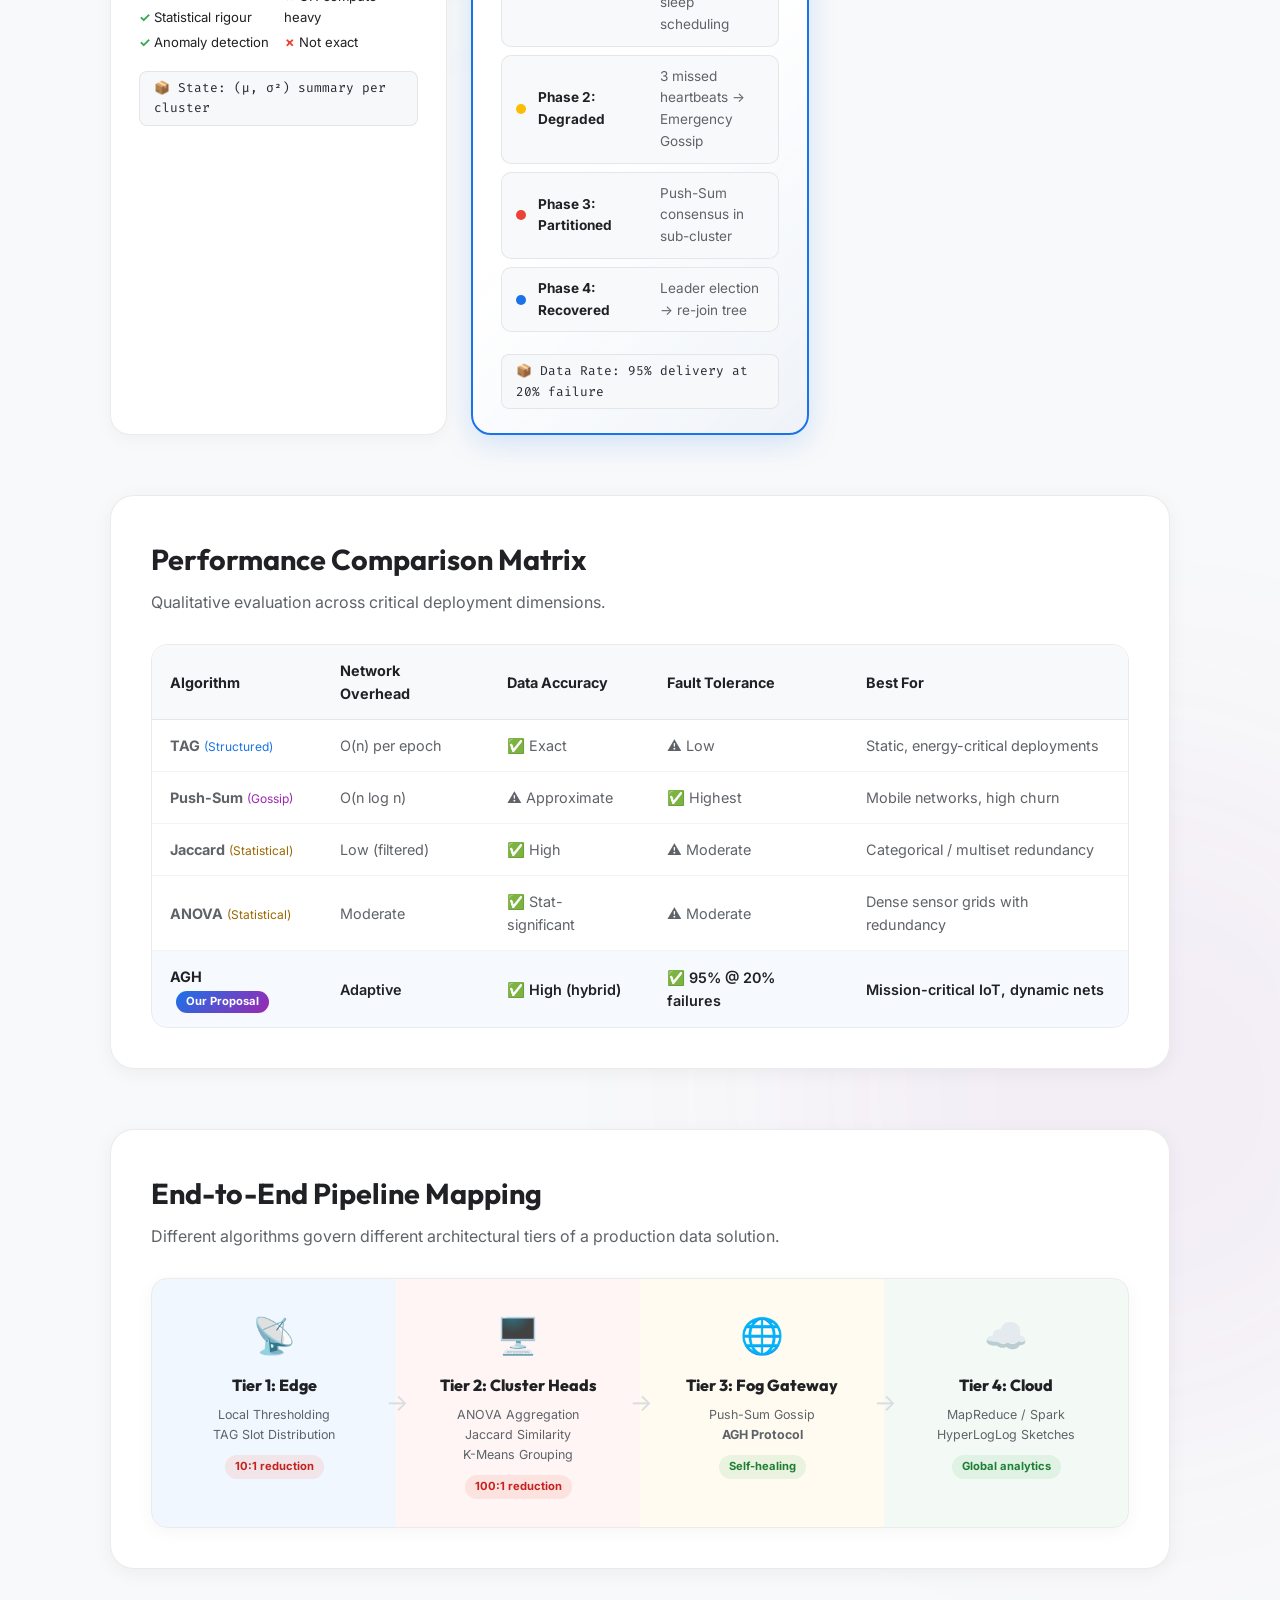
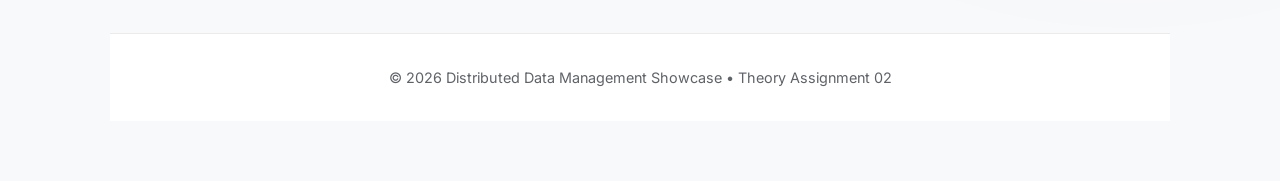
<file: theory2.html>
<!DOCTYPE html>
<html lang="en">
<head>
    <meta charset="UTF-8">
    <meta name="viewport" content="width=device-width, initial-scale=1.0">
    <title>Theory 02: DDM Algorithms | End-to-End Data Solutions</title>
    <meta name="description" content="Interactive survey of Distributed Data Management algorithms with comparison cards and our proposed Adaptive Gossip-Hierarchy algorithm.">
    <link rel="preconnect" href="https://fonts.googleapis.com">
    <link rel="preconnect" href="https://fonts.gstatic.com" crossorigin>
    <link href="https://fonts.googleapis.com/css2?family=Inter:wght@300;400;500;600&family=Outfit:wght@400;600;800&family=Fira+Code&display=swap" rel="stylesheet">
    <link rel="stylesheet" href="style.css">
    <style>
        body { background: #f8f9fa; }
        .page-container { max-width: 1100px; margin: 0 auto; padding: 120px 20px 60px; position: relative; z-index: 1; }

        /* ─── Filters ─── */
        .algo-filters { display: flex; gap: 10px; flex-wrap: wrap; justify-content: center; margin-bottom: 40px; }
        .algo-filter-btn {
            padding: 8px 20px; border-radius: 50px; border: 1px solid var(--glass-border);
            background: #fff; color: var(--text-muted); cursor: pointer; font-family: var(--font-body);
            font-weight: 600; font-size: 0.85rem; transition: all 0.25s;
        }
        .algo-filter-btn:hover { border-color: var(--primary); color: var(--primary); }
        .algo-filter-btn.active { background: var(--primary); color: #fff; border-color: var(--primary); box-shadow: 0 4px 14px rgba(26,115,232,.25); }

        /* ─── Cards Grid ─── */
        .algo-grid { display: grid; grid-template-columns: repeat(auto-fill, minmax(310px, 1fr)); gap: 24px; }
        .algo-card {
            background: #fff; border-radius: 20px; border: 1px solid var(--glass-border);
            box-shadow: 0 4px 18px rgba(0,0,0,.04); overflow: hidden; cursor: pointer;
            transition: all 0.35s cubic-bezier(0.4,0,0.2,1);
            display: flex; flex-direction: column;
        }
        .algo-card:hover { transform: translateY(-10px); box-shadow: 0 20px 50px rgba(26,115,232,.12); border-color: var(--primary); }
        .algo-card.highlight-card { border-color: #1a73e8; box-shadow: 0 8px 30px rgba(26,115,232,.18); }

        .card-header { padding: 28px 28px 20px; position: relative; }
        .card-tag { display: inline-block; padding: 4px 12px; border-radius: 50px; font-size: 0.7rem; font-weight: 700; letter-spacing: 1px; margin-bottom: 14px; }
        .tag-structured { background: rgba(26,115,232,.1); color: #1a73e8; }
        .tag-unstructured { background: rgba(156,39,176,.1); color: #9c27b0; }
        .tag-hybrid { background: rgba(52,168,83,.1); color: #34a853; }
        .tag-statistical { background: rgba(251,188,5,.15); color: #9a6700; }
        .tag-our-proposal { background: linear-gradient(135deg, rgba(26,115,232,.15), rgba(156,39,176,.15)); color: #1a73e8; border: 1px solid rgba(26,115,232,.3); }

        .algo-name { font-family: var(--font-heading); font-size: 1.5rem; font-weight: 800; color: var(--text-main); margin-bottom: 6px; }
        .algo-subtitle { color: var(--text-muted); font-size: 0.9rem; }

        .card-metrics { display: grid; grid-template-columns: repeat(3, 1fr); gap: 0; border-top: 1px solid var(--glass-border); }
        .metric-cell { padding: 14px 12px; text-align: center; border-right: 1px solid var(--glass-border); }
        .metric-cell:last-child { border-right: none; }
        .metric-label { font-size: 0.65rem; font-weight: 700; text-transform: uppercase; letter-spacing: 1px; color: var(--text-muted); margin-bottom: 6px; }
        .metric-bar { height: 4px; border-radius: 4px; background: #f1f3f4; overflow: hidden; }
        .metric-fill { height: 100%; border-radius: 4px; transition: width 1s ease; }
        .fill-blue { background: #1a73e8; }
        .fill-green { background: #34a853; }
        .fill-red { background: #ea4335; }
        .fill-orange { background: #fbbc05; }
        .fill-purple { background: #9c27b0; }

        .card-body { padding: 20px 28px 24px; flex: 1; }
        .algo-desc { color: var(--text-muted); font-size: 0.92rem; line-height: 1.7; margin-bottom: 16px; }
        .algo-pros-cons { display: grid; grid-template-columns: 1fr 1fr; gap: 10px; font-size: 0.82rem; }
        .pros li, .cons li { margin-bottom: 4px; padding-left: 0; list-style: none; }
        .pros li::before { content: "✓ "; color: #34a853; font-weight: 700; }
        .cons li::before { content: "✗ "; color: #ea4335; font-weight: 700; }
        .pros h5, .cons h5 { font-size: 0.75rem; text-transform: uppercase; letter-spacing: 1px; margin-bottom: 6px; color: var(--text-muted); }

        .complexity-badge {
            display: inline-flex; align-items: center; gap: 6px; padding: 6px 14px;
            background: #f6f8fa; border-radius: 8px; font-family: var(--font-mono);
            font-size: 0.8rem; color: #24292f; margin-top: 14px; border: 1px solid var(--glass-border);
        }

        /* ─── Featured "Our Proposal" Card ─── */
        .proposal-card {
            background: linear-gradient(135deg, #fff 60%, rgba(26,115,232,.04));
            border: 2px solid #1a73e8;
        }
        .proposal-ribbon {
            position: absolute; top: 0; right: 0;
            background: linear-gradient(135deg, #1a73e8, #9c27b0);
            color: #fff; font-size: 0.65rem; font-weight: 800; letter-spacing: 1px;
            padding: 5px 14px; border-bottom-left-radius: 12px;
        }
        .agh-phases { margin-top: 16px; }
        .agh-phase {
            display: flex; align-items: center; gap: 12px; padding: 10px 14px;
            border-radius: 10px; background: #f8f9fa; border: 1px solid var(--glass-border);
            margin-bottom: 8px; font-size: 0.85rem;
        }
        .phase-dot { width: 10px; height: 10px; border-radius: 50%; flex-shrink: 0; }
        .phase-label { font-weight: 700; color: var(--text-main); min-width: 110px; }
        .phase-mode { color: var(--text-muted); }

        /* ─── Pipeline Section ─── */
        .pipeline-section { margin-top: 60px; }
        .pipeline-viz {
            display: grid; grid-template-columns: repeat(4, 1fr) ; gap: 0;
            border-radius: 16px; overflow: hidden; border: 1px solid var(--glass-border);
            box-shadow: 0 4px 18px rgba(0,0,0,.04);
        }
        .pipeline-tier { padding: 28px 20px; text-align: center; position: relative; }
        .pipeline-tier:not(:last-child)::after {
            content: "→"; position: absolute; right: -12px; top: 50%;
            transform: translateY(-50%); font-size: 1.5rem; color: #dadce0; z-index: 2;
        }
        .tier-1 { background: rgba(26,115,232,.06); }
        .tier-2 { background: rgba(234,67,53,.05); }
        .tier-3 { background: rgba(251,188,5,.06); }
        .tier-4 { background: rgba(52,168,83,.06); }
        .tier-icon { font-size: 2.2rem; margin-bottom: 10px; }
        .tier-name { font-family: var(--font-heading); font-weight: 800; font-size: 1rem; color: var(--text-main); margin-bottom: 6px; }
        .tier-algos { font-size: 0.78rem; color: var(--text-muted); line-height: 1.6; }
        .tier-reduction { display: inline-block; margin-top: 10px; padding: 3px 10px; border-radius: 50px; font-size: 0.7rem; font-weight: 700; }
        .red-badge { background: rgba(234,67,53,.1); color: #c5221f; }
        .green-badge { background: rgba(52,168,83,.1); color: #1e7e34; }

        /* ─── Comparison Table ─── */
        .comparison-table { width: 100%; border-collapse: separate; border-spacing: 0; border-radius: 16px; overflow: hidden; border: 1px solid var(--glass-border); font-size: 0.9rem; }
        .comparison-table th { background: #f8f9fa; padding: 14px 18px; text-align: left; font-weight: 700; color: var(--text-main); border-bottom: 1px solid var(--glass-border); }
        .comparison-table td { padding: 14px 18px; border-bottom: 1px solid #f1f3f4; color: var(--text-muted); }
        .comparison-table tr:last-child td { border-bottom: none; }
        .comparison-table tr:hover td { background: #fafbff; }
        .comparison-table .our-row td { background: rgba(26,115,232,.04); font-weight: 600; color: var(--text-main); }
        .star-badge { display: inline-block; background: linear-gradient(135deg,#1a73e8,#9c27b0); color: #fff; border-radius: 50px; padding: 2px 10px; font-size: 0.7rem; font-weight: 700; margin-left: 6px; }

        /* ─── Glasspanel ─── */
        .glass-panel { padding: 40px; border-radius: 24px; background: #ffffff; border: 1px solid var(--glass-border); box-shadow: 0 4px 20px rgba(0,0,0,0.05); margin-bottom: 40px; }

        @media (max-width: 768px) {
            .pipeline-viz { grid-template-columns: 1fr 1fr; }
            .algo-grid { grid-template-columns: 1fr; }
            .card-metrics { grid-template-columns: repeat(3, 1fr); }
        }
        @media (max-width: 480px) {
            .pipeline-viz { grid-template-columns: 1fr; }
            .pipeline-tier::after { display: none; }
        }
    </style>
</head>
<body>
    <div class="bg-orb orb-1"></div>
    <div class="bg-orb orb-2"></div>
    <div class="bg-orb orb-3"></div>
    <canvas id="city-canvas"></canvas>

    <nav class="navbar glass">
        <div class="nav-content">
            <div class="logo">DDM<span>.</span></div>
            <ul class="nav-links">
                <li><a href="index.html#home">Home</a></li>
                <li><a href="index.html#assignments">← Back to Assignments</a></li>
            </ul>
        </div>
    </nav>

    <div class="page-container">

        <header class="section-header fade-up" style="text-align:center; margin-bottom: 20px;">
            <div class="badge">THEORY 02 • ALGORITHM SURVEY</div>
            <h1 style="font-family:var(--font-heading); font-size: 3.2rem; line-height: 1.1; margin-bottom: 1rem; color: var(--text-main);">
                DDM Algorithms in<br><span class="gradient-text">End-to-End Data Solutions</span>
            </h1>
            <p style="color:var(--text-muted); font-size: 1.15rem; max-width: 650px; margin: 0 auto 2.5rem;">
                A comprehensive survey of Distributed Data Management algorithms—from structured trees to gossip protocols—and our proposed <strong>Adaptive Gossip-Hierarchy (AGH)</strong> algorithm.
            </p>
        </header>

        <!-- ─ Filters ─ -->
        <div class="algo-filters fade-up delay-1">
            <button class="algo-filter-btn active" data-filter="all">All Algorithms</button>
            <button class="algo-filter-btn" data-filter="structured">🌲 Structured</button>
            <button class="algo-filter-btn" data-filter="unstructured">🌐 Unstructured</button>
            <button class="algo-filter-btn" data-filter="statistical">📊 Statistical</button>
            <button class="algo-filter-btn" data-filter="hybrid">⚡ Hybrid</button>
        </div>

        <!-- ─ Algorithm Cards Grid ─ -->
        <div class="algo-grid fade-up delay-2" id="algo-grid">

            <!-- TAG -->
            <div class="algo-card" data-category="structured" onclick="openModal('tag')">
                <div class="card-header">
                    <span class="card-tag tag-structured">STRUCTURED</span>
                    <div class="algo-name">TAG</div>
                    <div class="algo-subtitle">Tiny Aggregation Service</div>
                </div>
                <div class="card-metrics">
                    <div class="metric-cell">
                        <div class="metric-label">Efficiency</div>
                        <div class="metric-bar"><div class="metric-fill fill-green" style="width:90%"></div></div>
                    </div>
                    <div class="metric-cell">
                        <div class="metric-label">Accuracy</div>
                        <div class="metric-bar"><div class="metric-fill fill-blue" style="width:100%"></div></div>
                    </div>
                    <div class="metric-cell">
                        <div class="metric-label">Resilience</div>
                        <div class="metric-bar"><div class="metric-fill fill-red" style="width:25%"></div></div>
                    </div>
                </div>
                <div class="card-body">
                    <p class="algo-desc">A tree-based aggregation service that treats the sensor network as a distributed database, answering SQL-like queries using slot-synchronized collection phases.</p>
                    <div class="algo-pros-cons">
                        <div class="pros">
                            <h5>Strengths</h5>
                            <ul>
                                <li>Exact results</li>
                                <li>Optimal energy use</li>
                                <li>Scales with depth</li>
                            </ul>
                        </div>
                        <div class="cons">
                            <h5>Weaknesses</h5>
                            <ul>
                                <li>Single point of failure</li>
                                <li>Static topology only</li>
                                <li>Tree rebuild costly</li>
                            </ul>
                        </div>
                    </div>
                    <div class="complexity-badge">📦 Overhead: O(n) per epoch</div>
                </div>
            </div>

            <!-- Push-Sum -->
            <div class="algo-card" data-category="unstructured" onclick="openModal('pushsum')">
                <div class="card-header">
                    <span class="card-tag tag-unstructured">UNSTRUCTURED</span>
                    <div class="algo-name">Push-Sum</div>
                    <div class="algo-subtitle">Gossip-Based Average Estimation</div>
                </div>
                <div class="card-metrics">
                    <div class="metric-cell">
                        <div class="metric-label">Efficiency</div>
                        <div class="metric-bar"><div class="metric-fill fill-orange" style="width:55%"></div></div>
                    </div>
                    <div class="metric-cell">
                        <div class="metric-label">Accuracy</div>
                        <div class="metric-bar"><div class="metric-fill fill-blue" style="width:75%"></div></div>
                    </div>
                    <div class="metric-cell">
                        <div class="metric-label">Resilience</div>
                        <div class="metric-bar"><div class="metric-fill fill-green" style="width:98%"></div></div>
                    </div>
                </div>
                <div class="card-body">
                    <p class="algo-desc">Based on mass conservation — each node splits its (sum, weight) pair and gossips half to a random neighbor. The ratio s/w at every node converges exponentially to the true global average.</p>
                    <div class="algo-pros-cons">
                        <div class="pros">
                            <h5>Strengths</h5>
                            <ul>
                                <li>No single failure point</li>
                                <li>Works in ad-hoc nets</li>
                                <li>Fast convergence</li>
                            </ul>
                        </div>
                        <div class="cons">
                            <h5>Weaknesses</h5>
                            <ul>
                                <li>Higher message count</li>
                                <li>Approx, not exact</li>
                                <li>Slow in sparse nets</li>
                            </ul>
                        </div>
                    </div>
                    <div class="complexity-badge">📦 Overhead: O(n log n)</div>
                </div>
            </div>

            <!-- Jaccard Similarity -->
            <div class="algo-card" data-category="statistical" onclick="openModal('jaccard')">
                <div class="card-header">
                    <span class="card-tag tag-statistical">STATISTICAL</span>
                    <div class="algo-name">Jaccard Similarity</div>
                    <div class="algo-subtitle">Set-Overlap Redundancy Filter</div>
                </div>
                <div class="card-metrics">
                    <div class="metric-cell">
                        <div class="metric-label">Efficiency</div>
                        <div class="metric-bar"><div class="metric-fill fill-green" style="width:85%"></div></div>
                    </div>
                    <div class="metric-cell">
                        <div class="metric-label">Accuracy</div>
                        <div class="metric-bar"><div class="metric-fill fill-blue" style="width:80%"></div></div>
                    </div>
                    <div class="metric-cell">
                        <div class="metric-label">Resilience</div>
                        <div class="metric-bar"><div class="metric-fill fill-orange" style="width:55%"></div></div>
                    </div>
                </div>
                <div class="card-body">
                    <p class="algo-desc">Cluster Heads compute J(A,B) = |A∩B| / |A∪B|. If similarity exceeds threshold δ (e.g., 0.85), redundant packets are suppressed and a single representative set is forwarded.</p>
                    <div class="algo-pros-cons">
                        <div class="pros">
                            <h5>Strengths</h5>
                            <ul>
                                <li>Massive compression</li>
                                <li>Handles categorical data</li>
                                <li>Tunable threshold</li>
                            </ul>
                        </div>
                        <div class="cons">
                            <h5>Weaknesses</h5>
                            <ul>
                                <li>Threshold-dependent</li>
                                <li>Needs CH processing</li>
                                <li>Set intersect cost</li>
                            </ul>
                        </div>
                    </div>
                    <div class="complexity-badge">📦 Metric: J(A,B) = |A∩B| / |A∪B|</div>
                </div>
            </div>

            <!-- ANOVA -->
            <div class="algo-card" data-category="statistical" onclick="openModal('anova')">
                <div class="card-header">
                    <span class="card-tag tag-statistical">STATISTICAL</span>
                    <div class="algo-name">ANOVA Aggregation</div>
                    <div class="algo-subtitle">Variance-Based Data Reduction</div>
                </div>
                <div class="card-metrics">
                    <div class="metric-cell">
                        <div class="metric-label">Efficiency</div>
                        <div class="metric-bar"><div class="metric-fill fill-green" style="width:95%"></div></div>
                    </div>
                    <div class="metric-cell">
                        <div class="metric-label">Accuracy</div>
                        <div class="metric-bar"><div class="metric-fill fill-blue" style="width:82%"></div></div>
                    </div>
                    <div class="metric-cell">
                        <div class="metric-label">Resilience</div>
                        <div class="metric-bar"><div class="metric-fill fill-orange" style="width:50%"></div></div>
                    </div>
                </div>
                <div class="card-body">
                    <p class="algo-desc">Cluster Heads apply the F-statistic to compare inter-group variance against intra-group noise. If H₀ is accepted (no significant difference), all readings are replaced by a single (μ, σ²) summary.</p>
                    <div class="algo-pros-cons">
                        <div class="pros">
                            <h5>Strengths</h5>
                            <ul>
                                <li>Highest compression</li>
                                <li>Statistical rigour</li>
                                <li>Anomaly detection</li>
                            </ul>
                        </div>
                        <div class="cons">
                            <h5>Weaknesses</h5>
                            <ul>
                                <li>Assumes normality</li>
                                <li>CH compute-heavy</li>
                                <li>Not exact</li>
                            </ul>
                        </div>
                    </div>
                    <div class="complexity-badge">📦 State: (μ, σ²) summary per cluster</div>
                </div>
            </div>

            <!-- AGH — Our Proposal -->
            <div class="algo-card proposal-card highlight-card" data-category="hybrid" onclick="openModal('agh')" style="grid-column: span 1;">
                <div class="card-header" style="position:relative;">
                    <div class="proposal-ribbon">⭐ OUR PROPOSAL</div>
                    <span class="card-tag tag-our-proposal">HYBRID ALGORITHM</span>
                    <div class="algo-name">AGH Protocol</div>
                    <div class="algo-subtitle">Adaptive Gossip-Hierarchy</div>
                </div>
                <div class="card-metrics">
                    <div class="metric-cell">
                        <div class="metric-label">Efficiency</div>
                        <div class="metric-bar"><div class="metric-fill fill-blue" style="width:82%"></div></div>
                    </div>
                    <div class="metric-cell">
                        <div class="metric-label">Accuracy</div>
                        <div class="metric-bar"><div class="metric-fill fill-blue" style="width:88%"></div></div>
                    </div>
                    <div class="metric-cell">
                        <div class="metric-label">Resilience</div>
                        <div class="metric-bar"><div class="metric-fill fill-green" style="width:95%"></div></div>
                    </div>
                </div>
                <div class="card-body">
                    <p class="algo-desc">A self-healing hybrid that operates in TAG mode for optimal efficiency, then seamlessly transitions to gossip-based consensus during network failures and re-integrates automatically.</p>
                    <div class="agh-phases">
                        <div class="agh-phase"><div class="phase-dot" style="background:#34a853"></div><span class="phase-label">Phase 1: Optimal</span><span class="phase-mode">TAG mode, epoch-based sleep scheduling</span></div>
                        <div class="agh-phase"><div class="phase-dot" style="background:#fbbc05"></div><span class="phase-label">Phase 2: Degraded</span><span class="phase-mode">3 missed heartbeats → Emergency Gossip</span></div>
                        <div class="agh-phase"><div class="phase-dot" style="background:#ea4335"></div><span class="phase-label">Phase 3: Partitioned</span><span class="phase-mode">Push-Sum consensus in sub-cluster</span></div>
                        <div class="agh-phase"><div class="phase-dot" style="background:#1a73e8"></div><span class="phase-label">Phase 4: Recovered</span><span class="phase-mode">Leader election → re-join tree</span></div>
                    </div>
                    <div class="complexity-badge">📦 Data Rate: 95% delivery at 20% failure</div>
                </div>
            </div>

        </div><!-- /algo-grid -->

        <!-- ─ Comparison Table ─ -->
        <section class="glass-panel fade-up" style="margin-top: 60px;">
            <h2 style="font-family:var(--font-heading); font-size:1.8rem; color:var(--text-main); margin-bottom: 8px;">Performance Comparison Matrix</h2>
            <p style="color:var(--text-muted); margin-bottom: 28px;">Qualitative evaluation across critical deployment dimensions.</p>
            <div style="overflow-x:auto;">
                <table class="comparison-table">
                    <thead>
                        <tr>
                            <th>Algorithm</th>
                            <th>Network Overhead</th>
                            <th>Data Accuracy</th>
                            <th>Fault Tolerance</th>
                            <th>Best For</th>
                        </tr>
                    </thead>
                    <tbody>
                        <tr>
                            <td><strong>TAG</strong> <span style="font-size:0.75rem;color:var(--primary);">(Structured)</span></td>
                            <td>O(n) per epoch</td>
                            <td>✅ Exact</td>
                            <td>⚠️ Low</td>
                            <td>Static, energy-critical deployments</td>
                        </tr>
                        <tr>
                            <td><strong>Push-Sum</strong> <span style="font-size:0.75rem;color:#9c27b0;">(Gossip)</span></td>
                            <td>O(n log n)</td>
                            <td>⚠️ Approximate</td>
                            <td>✅ Highest</td>
                            <td>Mobile networks, high churn</td>
                        </tr>
                        <tr>
                            <td><strong>Jaccard</strong> <span style="font-size:0.75rem;color:#9a6700;">(Statistical)</span></td>
                            <td>Low (filtered)</td>
                            <td>✅ High</td>
                            <td>⚠️ Moderate</td>
                            <td>Categorical / multiset redundancy</td>
                        </tr>
                        <tr>
                            <td><strong>ANOVA</strong> <span style="font-size:0.75rem;color:#9a6700;">(Statistical)</span></td>
                            <td>Moderate</td>
                            <td>✅ Stat-significant</td>
                            <td>⚠️ Moderate</td>
                            <td>Dense sensor grids with redundancy</td>
                        </tr>
                        <tr class="our-row">
                            <td><strong>AGH</strong> <span class="star-badge">Our Proposal</span></td>
                            <td>Adaptive</td>
                            <td>✅ High (hybrid)</td>
                            <td>✅ 95% @ 20% failures</td>
                            <td>Mission-critical IoT, dynamic nets</td>
                        </tr>
                    </tbody>
                </table>
            </div>
        </section>

        <!-- ─ End-to-End Pipeline ─ -->
        <section class="glass-panel pipeline-section fade-up">
            <h2 style="font-family:var(--font-heading); font-size:1.8rem; color:var(--text-main); margin-bottom: 8px;">End-to-End Pipeline Mapping</h2>
            <p style="color:var(--text-muted); margin-bottom: 28px;">Different algorithms govern different architectural tiers of a production data solution.</p>
            <div class="pipeline-viz">
                <div class="pipeline-tier tier-1">
                    <div class="tier-icon">📡</div>
                    <div class="tier-name">Tier 1: Edge</div>
                    <div class="tier-algos">Local Thresholding<br>TAG Slot Distribution</div>
                    <span class="tier-reduction red-badge">10:1 reduction</span>
                </div>
                <div class="pipeline-tier tier-2">
                    <div class="tier-icon">🖥️</div>
                    <div class="tier-name">Tier 2: Cluster Heads</div>
                    <div class="tier-algos">ANOVA Aggregation<br>Jaccard Similarity<br>K-Means Grouping</div>
                    <span class="tier-reduction red-badge">100:1 reduction</span>
                </div>
                <div class="pipeline-tier tier-3">
                    <div class="tier-icon">🌐</div>
                    <div class="tier-name">Tier 3: Fog Gateway</div>
                    <div class="tier-algos">Push-Sum Gossip<br><strong>AGH Protocol</strong></div>
                    <span class="tier-reduction green-badge">Self-healing</span>
                </div>
                <div class="pipeline-tier tier-4">
                    <div class="tier-icon">☁️</div>
                    <div class="tier-name">Tier 4: Cloud</div>
                    <div class="tier-algos">MapReduce / Spark<br>HyperLogLog Sketches</div>
                    <span class="tier-reduction green-badge">Global analytics</span>
                </div>
            </div>
        </section>

        <footer class="footer">
            <p>© 2026 Distributed Data Management Showcase • Theory Assignment 02</p>
        </footer>
    </div>

    <!-- ─ Modal ─ -->
    <div class="modal" id="algo-modal" onclick="if(event.target===this)closeModal()">
        <div class="modal-content glass">
            <span class="close-btn" onclick="closeModal()">×</span>
            <div class="modal-header" id="modal-header-content"></div>
            <div class="modal-body" id="modal-body-content"></div>
        </div>
    </div>

    <script src="script.js"></script>
    <script>
    // ─── Filter Logic ───
    document.querySelectorAll('.algo-filter-btn').forEach(btn => {
        btn.addEventListener('click', () => {
            document.querySelectorAll('.algo-filter-btn').forEach(b => b.classList.remove('active'));
            btn.classList.add('active');
            const filter = btn.dataset.filter;
            document.querySelectorAll('.algo-card').forEach(card => {
                const match = filter === 'all' || card.dataset.category === filter;
                card.style.display = match ? 'flex' : 'none';
                card.style.opacity = match ? '1' : '0';
            });
        });
    });

    // ─── Modal Data ───
    const modalData = {
        tag: {
            badge: 'Structured Algorithm',
            title: 'TAG — Tiny Aggregation Service',
            body: `<div class="modal-section">
                <h3>🌲 How It Works</h3>
                <p>TAG treats the sensor network as a distributed database. A root node broadcasts a SQL-like query (e.g., SELECT AVG(temperature) FROM sensors). Nodes form a spanning tree and return aggregated partial results up the tree in synchronized time slots. The root receives a single aggregate packet representing the entire network.</p>
            </div>
            <div class="modal-section">
                <h3>📐 Algebraic Foundation</h3>
                <p>TAG works best with <strong>self-decomposable</strong> functions: f(X ∪ Y) = f(X) ◇ f(Y). This includes Sum, Count, Max, Min, and Average (using Sum+Count pair). Holistic functions like Median cannot be computed without global state.</p>
            </div>
            <div class="modal-section">
                <h3>🏙️ Best Scenario</h3>
                <p><strong>Smart City Environmental Monitoring</strong> — Static infrastructure sensors benefit from TAG's epoch-based sleep scheduling, extending battery life significantly while providing exact city-wide statistics.</p>
            </div>`
        },
        pushsum: {
            badge: 'Unstructured / Gossip Algorithm',
            title: 'Push-Sum Protocol',
            body: `<div class="modal-section">
                <h3>🌐 Mass Conservation Principle</h3>
                <p>Each node maintains (s, w). Initially s=reading, w=1. Each round: send half of (s,w) to a random neighbor; keep the other half. Update s and w by summing all received values. Total mass (∑s, ∑w) is always conserved, so each node's ratio s/w converges to the global average.</p>
            </div>
            <div class="modal-section">
                <h3>⚡ Convergence Speed</h3>
                <p>Typically converges in <strong>O(log n)</strong> rounds, making it fast for large-scale deployments. Even with node failures, remaining nodes converge to the average of the surviving population.</p>
            </div>
            <div class="modal-section">
                <h3>🚗 Best Scenario</h3>
                <p><strong>Precision Agriculture & V2X</strong> — When network topology changes constantly (vehicles, tilled soil), gossip is the only viable choice. No tree to maintain, no single point of failure.</p>
            </div>`
        },
        jaccard: {
            badge: 'Statistical Redundancy Filter',
            title: 'Jaccard Similarity Aggregation',
            body: `<div class="modal-section">
                <h3>📊 The Metric</h3>
                <p>J(A, B) = |A ∩ B| / |A ∪ B|. A Cluster Head computes this coefficient between data sets from neighboring sensors. If J > δ (threshold, e.g., 0.85), the data is deemed redundant — only one representative set is forwarded.</p>
            </div>
            <div class="modal-section">
                <h3>🎯 Application</h3>
                <p>Best suited for <strong>categorical or set-valued data</strong> (e.g., detected object types, event categories). Used within cluster heads to merge readings before forwarding to the cloud backbone.</p>
            </div>
            <div class="modal-section">
                <h3>🏥 Best Scenario</h3>
                <p><strong>Remote Healthcare (Body Area Networks)</strong> — Multiple wearable sensors may simultaneously detect the same physiological event (cardiac distress). Jaccard suppresses duplicates into a single urgent alert for the hospital gateway.</p>
            </div>`
        },
        anova: {
            badge: 'Statistical Aggregation Algorithm',
            title: 'ANOVA-Based Aggregation',
            body: `<div class="modal-section">
                <h3>📐 Hypothesis Testing</h3>
                <p><strong>H₀ (Null):</strong> No significant difference between sensor group means. The Cluster Head computes the F-statistic = (Between-group variance) / (Within-group variance). If F is below the critical value, H₀ is accepted and all readings collapse into one (μ, σ²) summary.</p>
            </div>
            <div class="modal-section">
                <h3>🔥 Anomaly Detection</h3>
                <p>When ANOVA <strong>rejects</strong> H₀, it signals a localized event (e.g., fire, gas leak). The CH immediately switches to transmitting unique readings for that cluster — building anomaly detection directly into the aggregation layer.</p>
            </div>
            <div class="modal-section">
                <h3>🏭 Best Scenario</h3>
                <p><strong>Industrial IoT / Predictive Maintenance</strong> — Thousands of vibration sensors on identical machines. ANOVA compares machines of the same type; a diverging variance profile instantly flags a machine approaching failure.</p>
            </div>`
        },
        agh: {
            badge: '⭐ Our Proposed Algorithm',
            title: 'Adaptive Gossip-Hierarchy (AGH)',
            body: `<div class="modal-section">
                <h3>💡 Core Insight</h3>
                <p>No single algorithm dominates in all conditions. AGH monitors a <strong>Network Health Score</strong> (derived from heartbeat acknowledgements) and dynamically switches between TAG's efficiency and gossip's robustness in real time.</p>
            </div>
            <div class="modal-section">
                <h3>🔄 The Four Phases</h3>
                <p><strong>Phase 1 (Synchronized):</strong> Standard TAG operation with epoch-based sleep scheduling for maximum energy efficiency.<br><br>
                <strong>Phase 2 (Healing):</strong> 3 consecutive missed heartbeats from parent triggers Emergency Gossip mode.<br><br>
                <strong>Phase 3 (Partitioned):</strong> Isolated subtree nodes run Push-Sum amongst themselves to preserve local consensus and prevent data loss.<br><br>
                <strong>Phase 4 (Re-integrated):</strong> Energy-aware leader election selects a new parent; node transmits the gossip aggregate to bridge the data gap and returns to Phase 1.</p>
            </div>
            <div class="modal-section">
                <h3>📈 Expected Performance</h3>
                <p>AGH maintains <strong>95% data delivery</strong> in environments with 20% node failure — compared to TAG's sub-60% under the same conditions — while retaining ~70% of pure TAG's energy efficiency.</p>
            </div>
            <div class="modal-section">
                <h3>🚀 Best Scenario</h3>
                <p><strong>Mission-Critical IoT</strong> — Any system where both high reliability and energy efficiency are non-negotiable: military sensor grids, smart power grids, intelligent transport systems.</p>
            </div>`
        }
    };

    function openModal(key) {
        const data = modalData[key];
        document.getElementById('modal-header-content').innerHTML = `
            <span class="modal-badge">${data.badge}</span>
            <h2>${data.title}</h2>`;
        document.getElementById('modal-body-content').innerHTML = data.body;
        const modal = document.getElementById('algo-modal');
        modal.style.display = 'block';
        requestAnimationFrame(() => modal.classList.add('show'));
    }

    function closeModal() {
        const modal = document.getElementById('algo-modal');
        modal.classList.remove('show');
        setTimeout(() => { modal.style.display = 'none'; }, 300);
    }
    </script>
</body>
</html>
</file>
<file: style.css>
:root {
    /* Google-inspired Light Theme Color Palette */
    --bg-dark: #ffffff;
    --bg-card: rgba(255, 255, 255, 0.85);
    --bg-elevated: #f8f9fa;
    --primary: #1a73e8;
    --primary-glow: rgba(26, 115, 232, 0.15);
    --secondary: #9c27b0;
    --text-main: #202124;
    --text-muted: #5f6368;
    --glass-border: rgba(0, 0, 0, 0.08);

    /* Typography */
    --font-heading: 'Outfit', sans-serif;
    --font-body: 'Inter', sans-serif;
    --font-mono: 'Fira Code', monospace;
}

* {
    margin: 0;
    padding: 0;
    box-sizing: border-box;
    scroll-behavior: smooth;
}

body {
    background-color: #f8f9fa;
    color: var(--text-main);
    font-family: var(--font-body);
    line-height: 1.6;
    overflow-x: hidden;
    position: relative;
}

/* Glassmorphism Utilities */
.glass {
    background: rgba(255, 255, 255, 0.75);
    backdrop-filter: blur(16px);
    -webkit-backdrop-filter: blur(16px);
    border: 1px solid var(--glass-border);
}

.gradient-text {
    background: linear-gradient(135deg, var(--primary), var(--secondary));
    -webkit-background-clip: text;
    -webkit-text-fill-color: transparent;
    background-clip: text;
}

/* Animated Background Orbs (Soft Pastels for Light Mode) */
.bg-orb {
    position: absolute;
    border-radius: 50%;
    filter: blur(120px);
    z-index: -1;
    animation: float 25s infinite ease-in-out alternate;
}

.orb-1 {
    width: 600px;
    height: 600px;
    background: rgba(26, 115, 232, 0.07);
    top: -150px;
    left: -100px;
}

.orb-2 {
    width: 700px;
    height: 700px;
    background: rgba(156, 39, 176, 0.05);
    bottom: 10%;
    right: -200px;
    animation-delay: -5s;
}

.orb-3 {
    width: 500px;
    height: 500px;
    background: rgba(52, 168, 83, 0.04);
    top: 30%;
    left: 10%;
    animation-delay: -10s;
}

@keyframes float {
    0%   { transform: translate(0, 0) scale(1); }
    50%  { transform: translate(40px, 40px) scale(1.05); }
    100% { transform: translate(-40px, 80px) scale(0.95); }
}

/* Navigation */
/* City Map Canvas Background */
#city-canvas {
    position: fixed;
    top: 0;
    left: 0;
    width: 100vw;
    height: 100vh;
    z-index: 0;
    pointer-events: none;
    opacity: 0.22;
}

.navbar {
    position: fixed;
    top: 0;
    width: 100%;
    z-index: 100;
    padding: 1rem 0;
    background: rgba(255, 255, 255, 0.9);
    backdrop-filter: blur(20px);
    -webkit-backdrop-filter: blur(20px);
    border-bottom: 1px solid var(--glass-border);
    transition: all 0.3s ease;
}

.nav-content {
    max-width: 1200px;
    margin: 0 auto;
    display: flex;
    justify-content: space-between;
    align-items: center;
    padding: 0 2rem;
}

.logo {
    font-family: var(--font-heading);
    font-size: 1.5rem;
    font-weight: 800;
    letter-spacing: -0.5px;
    color: var(--text-main);
}

.logo span {
    color: var(--primary);
}

.nav-links {
    display: flex;
    list-style: none;
    gap: 2rem;
}

.nav-links a {
    color: var(--text-muted);
    text-decoration: none;
    font-size: 0.9rem;
    font-weight: 500;
    transition: color 0.3s ease;
}

.nav-links a:hover {
    color: var(--primary);
}

/* Hero Section */
.hero {
    min-height: 100vh;
    display: flex;
    align-items: center;
    justify-content: center;
    text-align: center;
    padding: 0 2rem;
    padding-top: 80px;
    position: relative;
    z-index: 1;
}

.hero-content {
    max-width: 800px;
}

.badge {
    display: inline-block;
    padding: 0.5rem 1.2rem;
    background: rgba(26, 115, 232, 0.08);
    border: 1px solid rgba(26, 115, 232, 0.2);
    border-radius: 50px;
    font-size: 0.78rem;
    font-weight: 700;
    letter-spacing: 2px;
    margin-bottom: 2rem;
    color: var(--primary);
}

.hero h1 {
    font-family: var(--font-heading);
    font-size: clamp(3rem, 8vw, 5.5rem);
    line-height: 1.1;
    font-weight: 800;
    margin-bottom: 1.5rem;
    letter-spacing: -2px;
    color: var(--text-main);
}

.hero p {
    font-size: clamp(1.1rem, 2vw, 1.25rem);
    color: var(--text-muted);
    margin-bottom: 2.5rem;
    max-width: 580px;
    margin-left: auto;
    margin-right: auto;
    font-weight: 400;
}

.hero-actions {
    display: flex;
    gap: 1rem;
    justify-content: center;
    flex-wrap: wrap;
}

.btn {
    padding: 0.85rem 2.2rem;
    border-radius: 50px;
    font-weight: 600;
    font-size: 0.95rem;
    text-decoration: none;
    transition: all 0.3s cubic-bezier(0.4, 0, 0.2, 1);
    cursor: pointer;
    font-family: var(--font-body);
    display: inline-block;
}

.btn-primary {
    background: var(--primary);
    color: #ffffff;
    border: 1px solid var(--primary);
    box-shadow: 0 4px 14px rgba(26, 115, 232, 0.3);
}

.btn-primary:hover {
    background: #1557b0;
    box-shadow: 0 6px 20px rgba(26, 115, 232, 0.4);
    transform: translateY(-2px);
}

.btn-outline {
    background: #ffffff;
    color: var(--primary);
    border: 1px solid var(--glass-border);
    box-shadow: 0 2px 8px rgba(0,0,0,0.06);
}

.btn-outline:hover {
    background: #f8f9fa;
    border-color: var(--primary);
    transform: translateY(-2px);
}

/* Common Section Styles */
section {
    padding: 6rem 2rem;
    max-width: 1200px;
    margin: 0 auto;
    position: relative;
    z-index: 1;
}

.section-header {
    margin-bottom: 4rem;
}

.section-header h2 {
    font-family: var(--font-heading);
    font-size: 2.5rem;
    font-weight: 800;
    margin-bottom: 1rem;
    color: var(--text-main);
}

.section-header .line {
    width: 60px;
    height: 4px;
    background: var(--primary);
    border-radius: 2px;
}

/* About Section */
.about-grid {
    display: grid;
    grid-template-columns: repeat(auto-fit, minmax(300px, 1fr));
    gap: 2rem;
}

.about-card {
    padding: 2.5rem;
    border-radius: 20px;
    background: #ffffff;
    border: 1px solid var(--glass-border);
    box-shadow: 0 4px 20px rgba(0, 0, 0, 0.04);
    transition: transform 0.3s ease, box-shadow 0.3s ease, border-color 0.3s ease;
}

.about-card:hover {
    transform: translateY(-8px);
    box-shadow: 0 16px 40px rgba(26, 115, 232, 0.1);
    border-color: var(--primary);
}

.about-card .icon {
    font-size: 2.5rem;
    margin-bottom: 1.5rem;
}

.about-card h3 {
    font-family: var(--font-heading);
    font-size: 1.5rem;
    margin-bottom: 1rem;
    color: var(--text-main);
}

.about-card p {
    color: var(--text-muted);
}

/* Assignments Section */
.filters {
    display: flex;
    gap: 0.75rem;
    margin-bottom: 3rem;
    flex-wrap: wrap;
}

.filter-btn {
    background: #ffffff;
    border: 1px solid var(--glass-border);
    color: var(--text-muted);
    padding: 0.6rem 1.5rem;
    border-radius: 50px;
    cursor: pointer;
    transition: all 0.3s ease;
    font-family: var(--font-body);
    font-weight: 500;
    box-shadow: 0 1px 4px rgba(0,0,0,0.06);
}

.filter-btn:hover, .filter-btn.active {
    background: var(--primary);
    color: #ffffff;
    border-color: var(--primary);
    box-shadow: 0 4px 12px rgba(26, 115, 232, 0.25);
}

.assignments-grid {
    display: grid;
    grid-template-columns: repeat(auto-fill, minmax(320px, 1fr));
    gap: 2rem;
}

.assignment-card {
    border-radius: 24px;
    overflow: hidden;
    background: #ffffff;
    border: 1px solid var(--glass-border);
    cursor: pointer;
    transition: all 0.4s cubic-bezier(0.4, 0, 0.2, 1);
    display: flex;
    flex-direction: column;
    box-shadow: 0 4px 16px rgba(0, 0, 0, 0.04);
}

.assignment-card:hover {
    transform: translateY(-12px);
    border-color: var(--primary);
    box-shadow: 0 20px 50px rgba(26, 115, 232, 0.12);
}

.card-image {
    height: 180px;
    display: flex;
    align-items: center;
    justify-content: center;
    font-family: var(--font-heading);
    font-size: 2rem;
    font-weight: 800;
    color: rgba(255, 255, 255, 0.95);
}

.bg-gradient-1 { background: linear-gradient(135deg, #1a73e8, #00b0ff); }
.bg-gradient-2 { background: linear-gradient(135deg, #9c27b0, #e91e63); }
.bg-gradient-3 { background: linear-gradient(135deg, #f59e0b, #ef4444); }
.bg-gradient-4 { background: linear-gradient(135deg, #34a853, #00bcd4); }

.card-content {
    padding: 2rem;
    flex-grow: 1;
    display: flex;
    flex-direction: column;
}

.tag {
    display: inline-block;
    padding: 0.3rem 0.8rem;
    background: rgba(26, 115, 232, 0.08);
    border-radius: 4px;
    font-size: 0.75rem;
    font-weight: 700;
    color: var(--primary);
    margin-bottom: 1rem;
    align-self: flex-start;
    letter-spacing: 0.5px;
}

.card-content h3 {
    font-family: var(--font-heading);
    font-size: 1.4rem;
    margin-bottom: 0.8rem;
    color: var(--text-main);
}

.card-content p {
    color: var(--text-muted);
    font-size: 0.95rem;
    margin-bottom: 1.5rem;
    flex-grow: 1;
}

.read-more {
    background: transparent;
    border: none;
    color: var(--primary);
    font-weight: 600;
    font-family: var(--font-body);
    font-size: 0.9rem;
    cursor: pointer;
    text-align: left;
    display: inline-flex;
    align-items: center;
    transition: color 0.3s ease;
}

.assignment-card:hover .read-more {
    color: #1557b0;
}

/* Modal */
.modal {
    display: none;
    position: fixed;
    z-index: 1000;
    left: 0;
    top: 0;
    width: 100%;
    height: 100%;
    overflow: auto;
    background-color: rgba(32, 33, 36, 0.5);
    backdrop-filter: blur(6px);
    opacity: 0;
    transition: opacity 0.3s ease;
}

.modal.show {
    opacity: 1;
}

.modal-content {
    margin: 5% auto;
    padding: 0;
    width: 90%;
    max-width: 700px;
    border-radius: 24px;
    background: #ffffff;
    border: 1px solid var(--glass-border);
    box-shadow: 0 30px 80px rgba(0,0,0,0.15);
    position: relative;
    transform: translateY(50px) scale(0.95);
    transition: all 0.4s cubic-bezier(0.175, 0.885, 0.32, 1.275);
    overflow: hidden;
}

.modal.show .modal-content {
    transform: translateY(0) scale(1);
}

.close-btn {
    position: absolute;
    top: 1.5rem;
    right: 2rem;
    color: var(--text-muted);
    font-size: 2rem;
    font-weight: 300;
    cursor: pointer;
    transition: color 0.3s ease;
    z-index: 10;
}

.close-btn:hover {
    color: var(--text-main);
}

.modal-header {
    padding: 3rem 3rem 2rem;
    background: #f8f9fa;
    border-bottom: 1px solid var(--glass-border);
}

.modal-badge {
    display: inline-block;
    padding: 0.4rem 1rem;
    background: var(--primary);
    color: #ffffff;
    border-radius: 50px;
    font-size: 0.8rem;
    font-weight: 700;
    margin-bottom: 1rem;
    text-transform: uppercase;
    letter-spacing: 1px;
}

.modal-header h2 {
    font-family: var(--font-heading);
    font-size: 2.2rem;
    line-height: 1.2;
    color: var(--text-main);
}

.modal-body {
    padding: 3rem;
}

.modal-section {
    margin-bottom: 2.5rem;
}

.modal-section:last-child {
    margin-bottom: 0;
}

.modal-section h3 {
    font-family: var(--font-heading);
    font-size: 1.3rem;
    margin-bottom: 1rem;
    display: flex;
    align-items: center;
    gap: 0.5rem;
    color: var(--primary);
}

.modal-section p {
    color: var(--text-muted);
    line-height: 1.8;
}

/* Footer */
.footer {
    text-align: center;
    padding: 2rem;
    margin-top: 4rem;
    border-top: 1px solid var(--glass-border);
    border-bottom: none;
    border-left: none;
    border-right: none;
    color: var(--text-muted);
    font-size: 0.9rem;
    background: #ffffff;
}

/* Animations */
.fade-up {
    opacity: 0;
    transform: translateY(30px);
    transition: opacity 0.8s ease, transform 0.8s cubic-bezier(0.165, 0.84, 0.44, 1);
}

.fade-up.visible {
    opacity: 1;
    transform: translateY(0);
}

.delay-1 { transition-delay: 0.1s; }
.delay-2 { transition-delay: 0.2s; }
.delay-3 { transition-delay: 0.3s; }

/* Responsive */
@media (max-width: 768px) {
    .nav-links { display: none; }
    .hero-actions { flex-direction: column; align-items: center; }
    .modal-content { margin: 10% auto; width: 95%; }
    .modal-header { padding: 2rem 2rem 1.5rem; }
    .modal-body { padding: 2rem; }
}

/* Book Mode Styles */
.book-layout {
    display: flex;
    gap: 40px;
    max-width: 1400px;
    margin: 0 auto;
    position: relative;
    padding-top: 120px;
}

.book-toc {
    width: 280px;
    position: sticky;
    top: 120px;
    height: fit-content;
    max-height: calc(100vh - 160px);
    overflow-y: auto;
    padding: 20px;
    background: #ffffff;
    border-radius: 16px;
    border: 1px solid var(--glass-border);
    box-shadow: 0 4px 20px rgba(0,0,0,0.04);
}

.book-toc h4 {
    font-family: var(--font-heading);
    color: var(--primary);
    margin-bottom: 20px;
    text-transform: uppercase;
    font-size: 0.9rem;
    letter-spacing: 1px;
}

.book-toc ul {
    list-style: none;
}

.book-toc li {
    margin-bottom: 12px;
}

.book-toc a {
    color: var(--text-muted);
    text-decoration: none;
    font-size: 0.9rem;
    transition: all 0.3s ease;
    display: block;
    line-height: 1.4;
}

.book-toc a:hover, .book-toc a.active {
    color: var(--primary);
    transform: translateX(5px);
}

.book-content {
    flex: 1;
    background: #fdfdfd;
    color: #1a1a1a;
    padding: 80px 100px;
    border-radius: 4px;
    box-shadow: 0 8px 40px rgba(0,0,0,0.08);
    font-family: 'Libre Baskerville', 'Playfair Display', serif;
    line-height: 1.8;
    position: relative;
}

.book-content::before {
    content: '';
    position: absolute;
    top: 0; left: 20px; bottom: 0; width: 1px;
    background: rgba(0,0,0,0.04);
}

.book-content h1 {
    font-family: 'Playfair Display', serif;
    font-size: 3.5rem;
    line-height: 1.2;
    margin-bottom: 2rem;
    border-bottom: 2px solid #eee;
    padding-bottom: 1rem;
}

.book-content h2 {
    font-family: 'Playfair Display', serif;
    font-size: 2.2rem;
    margin: 3rem 0 1.5rem;
    color: #333;
}

.book-content h3 {
    font-family: 'Playfair Display', serif;
    font-size: 1.6rem;
    margin: 2rem 0 1rem;
    color: #444;
}

.book-content p {
    margin-bottom: 1.5rem;
    font-size: 1.15rem;
    text-align: justify;
}

.book-content .placeholder-fig {
    background: #f1f1f1;
    border: 2px dashed #ccc;
    border-radius: 8px;
    padding: 60px 20px;
    text-align: center;
    margin: 3rem 0;
    position: relative;
}

.placeholder-fig::after {
    content: 'Figure Placeholder';
    display: block;
    color: #888;
    font-family: var(--font-body);
    font-size: 0.9rem;
    font-weight: 600;
    text-transform: uppercase;
}

.book-content figcaption {
    font-family: var(--font-body);
    font-size: 0.95rem;
    color: #666;
    text-align: center;
    font-style: italic;
    margin-top: 1.5rem;
    margin-bottom: 4rem;
}

.book-content .table-wrapper {
    overflow-x: auto;
    margin: 2rem 0;
}

.book-content table {
    width: 100%;
    border-collapse: collapse;
    font-family: var(--font-body);
    font-size: 1rem;
}

.book-content th, .book-content td {
    border: 1px solid #eee;
    padding: 12px;
    text-align: left;
}

.book-content th {
    background: #f9f9f9;
}

@media (max-width: 1024px) {
    .book-layout {
        flex-direction: column;
        padding: 100px 20px;
    }
    .book-toc {
        width: 100%;
        position: relative;
        top: 0;
        margin-bottom: 40px;
    }
    .book-content {
        padding: 40px 30px;
    }
}

.book-img {
    display: block;
    max-width: 100%;
    height: auto;
    margin: 3rem auto;
    border-radius: 8px;
    box-shadow: 0 10px 30px rgba(0,0,0,0.1);
}

/* ─── Lab 2: Hadoop Cluster Animation (Light Mode) ─── */

.hadoop-section {
    position: relative;
    padding: 60px 40px;
    border-radius: 24px;
    background: #ffffff;
    border: 1px solid var(--glass-border);
    box-shadow: 0 10px 40px rgba(0, 0, 0, 0.06);
    margin: 40px 0;
    overflow: hidden;
}

.cluster-container {
    height: 450px;
    position: relative;
    display: flex;
    justify-content: center;
    align-items: center;
}

.cluster-nodes {
    position: relative;
    width: 100%;
    height: 100%;
}

.node {
    position: absolute;
    width: 100px;
    height: 100px;
    background: #ffffff;
    border: 1.5px solid var(--glass-border);
    box-shadow: 0 4px 16px rgba(0, 0, 0, 0.07);
    border-radius: 50%;
    display: flex;
    flex-direction: column;
    align-items: center;
    justify-content: center;
    transition: all 0.5s cubic-bezier(0.4, 0, 0.2, 1);
    z-index: 2;
}

.node.master {
    top: 50%;
    left: 50%;
    transform: translate(-50%, -50%);
    width: 130px;
    height: 130px;
    border-color: var(--primary);
    background: #fff;
    box-shadow: 0 8px 30px rgba(26, 115, 232, 0.15);
}

.node.worker {
    width: 90px;
    height: 90px;
}

/* Worker Positions */
.worker-1 { top: 15%; left: 15%; }
.worker-2 { top: 15%; right: 15%; }
.worker-3 { bottom: 15%; left: 15%; }
.worker-4 { bottom: 15%; right: 15%; }

.node span {
    font-size: 0.65rem;
    font-weight: 700;
    color: var(--text-muted);
    text-transform: uppercase;
    letter-spacing: 0.8px;
    text-align: center;
    line-height: 1.3;
    padding: 0 8px;
}

.node .status {
    width: 8px;
    height: 8px;
    border-radius: 50%;
    background: #34a853;
    margin-top: 8px;
    box-shadow: 0 0 8px rgba(52, 168, 83, 0.6);
}

.node.active {
    background: rgba(26, 115, 232, 0.06);
    border-color: var(--primary);
    transform: scale(1.1);
    box-shadow: 0 8px 30px rgba(26, 115, 232, 0.2);
}

.node.master.active { transform: translate(-50%, -50%) scale(1.05); }

.node.mapping {
    background: rgba(156, 39, 176, 0.08);
    border-color: var(--secondary);
    box-shadow: 0 8px 30px rgba(156, 39, 176, 0.2);
}

.node.reducing {
    background: rgba(233, 30, 99, 0.06);
    border-color: #e91e63;
    box-shadow: 0 8px 30px rgba(233, 30, 99, 0.15);
}

/* Data Particles */
.particle {
    position: absolute;
    width: 7px;
    height: 7px;
    background: var(--primary);
    border-radius: 50%;
    z-index: 10;
    pointer-events: none;
    opacity: 0;
    box-shadow: 0 0 8px rgba(26, 115, 232, 0.5);
}

.particle.visible { opacity: 1; }

.connection-grid {
    position: absolute;
    top: 0; left: 0; width: 100%; height: 100%;
    opacity: 0.04;
    background-image: radial-gradient(#202124 1px, transparent 1px);
    background-size: 30px 30px;
}

.sim-controls {
    display: flex;
    justify-content: center;
    gap: 20px;
    margin-top: 24px;
}

.phase-indicator {
    position: absolute;
    top: 20px;
    left: 20px;
    padding: 8px 18px;
    background: rgba(26, 115, 232, 0.07);
    border-radius: 50px;
    border: 1px solid rgba(26, 115, 232, 0.2);
    font-family: var(--font-heading);
    font-weight: 700;
    font-size: 0.85rem;
    color: var(--primary);
}

.sim-log {
    margin-top: 24px;
    padding: 18px 20px;
    background: #f8f9fa;
    border-radius: 12px;
    border: 1px solid var(--glass-border);
    font-family: var(--font-mono);
    font-size: 0.83rem;
    color: var(--text-muted);
    max-height: 180px;
    overflow-y: auto;
    box-shadow: inset 0 2px 8px rgba(0,0,0,0.02);
}

.sim-log p {
    margin-bottom: 7px;
    border-left: 3px solid #dadce0;
    padding-left: 12px;
}

.sim-log p.success {
    border-color: #34a853;
    color: #1e7e34;
}

.sim-log p.warning {
    border-color: #fbbc05;
    color: #9a6700;
}
</file>
